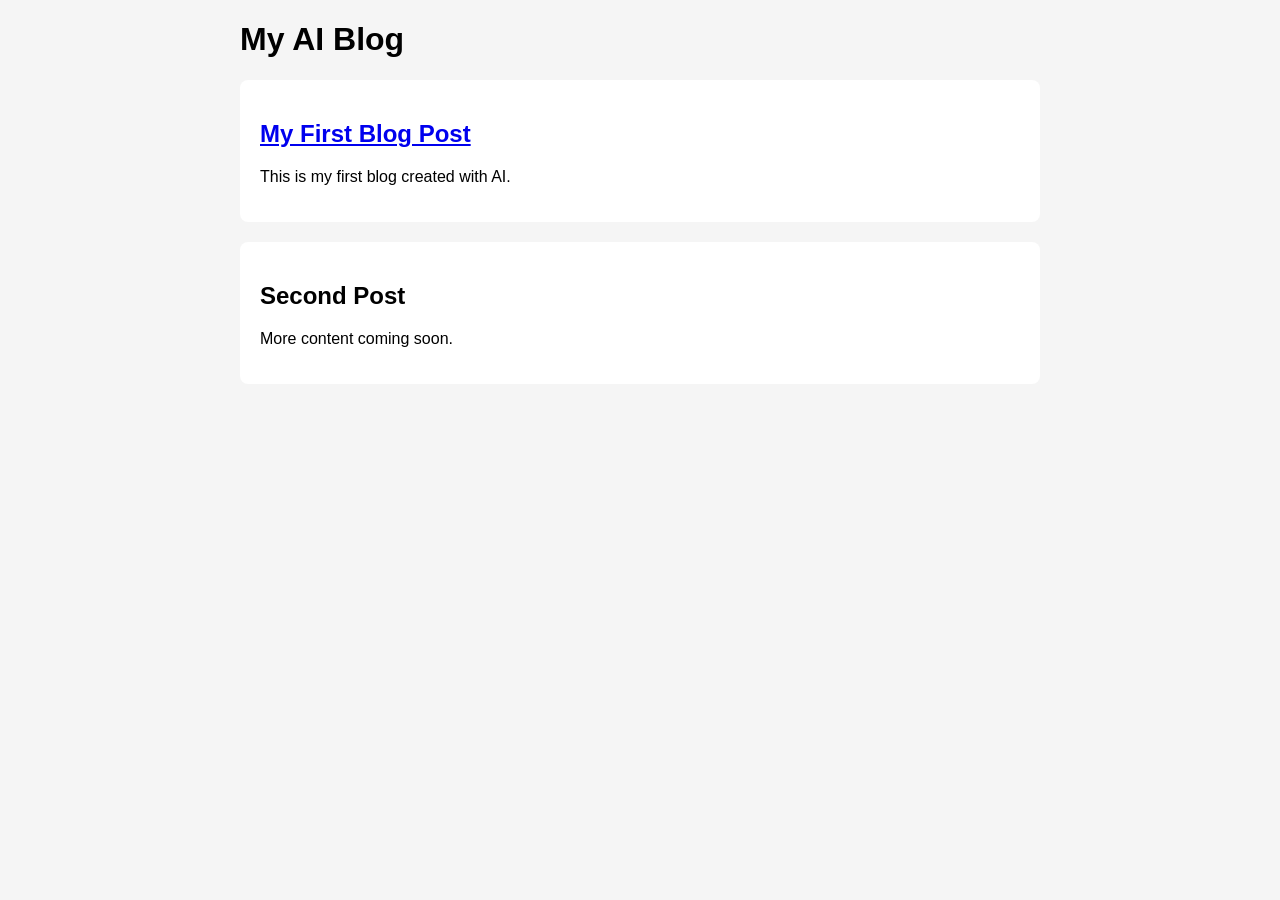
<file: index.html>
<!DOCTYPE html>
<html>
<head>
<title>My Blog</title>
<link rel="stylesheet" href="style.css">
</head>

<body>

<h1>My AI Blog</h1>

<div class="post">
<h2><a href="post1.html">My First Blog Post</a></h2>
<p>This is my first blog created with AI.</p>
</div>

<div class="post">
<h2>Second Post</h2>
<p>More content coming soon.</p>
</div>

</body>
</html>
</file>
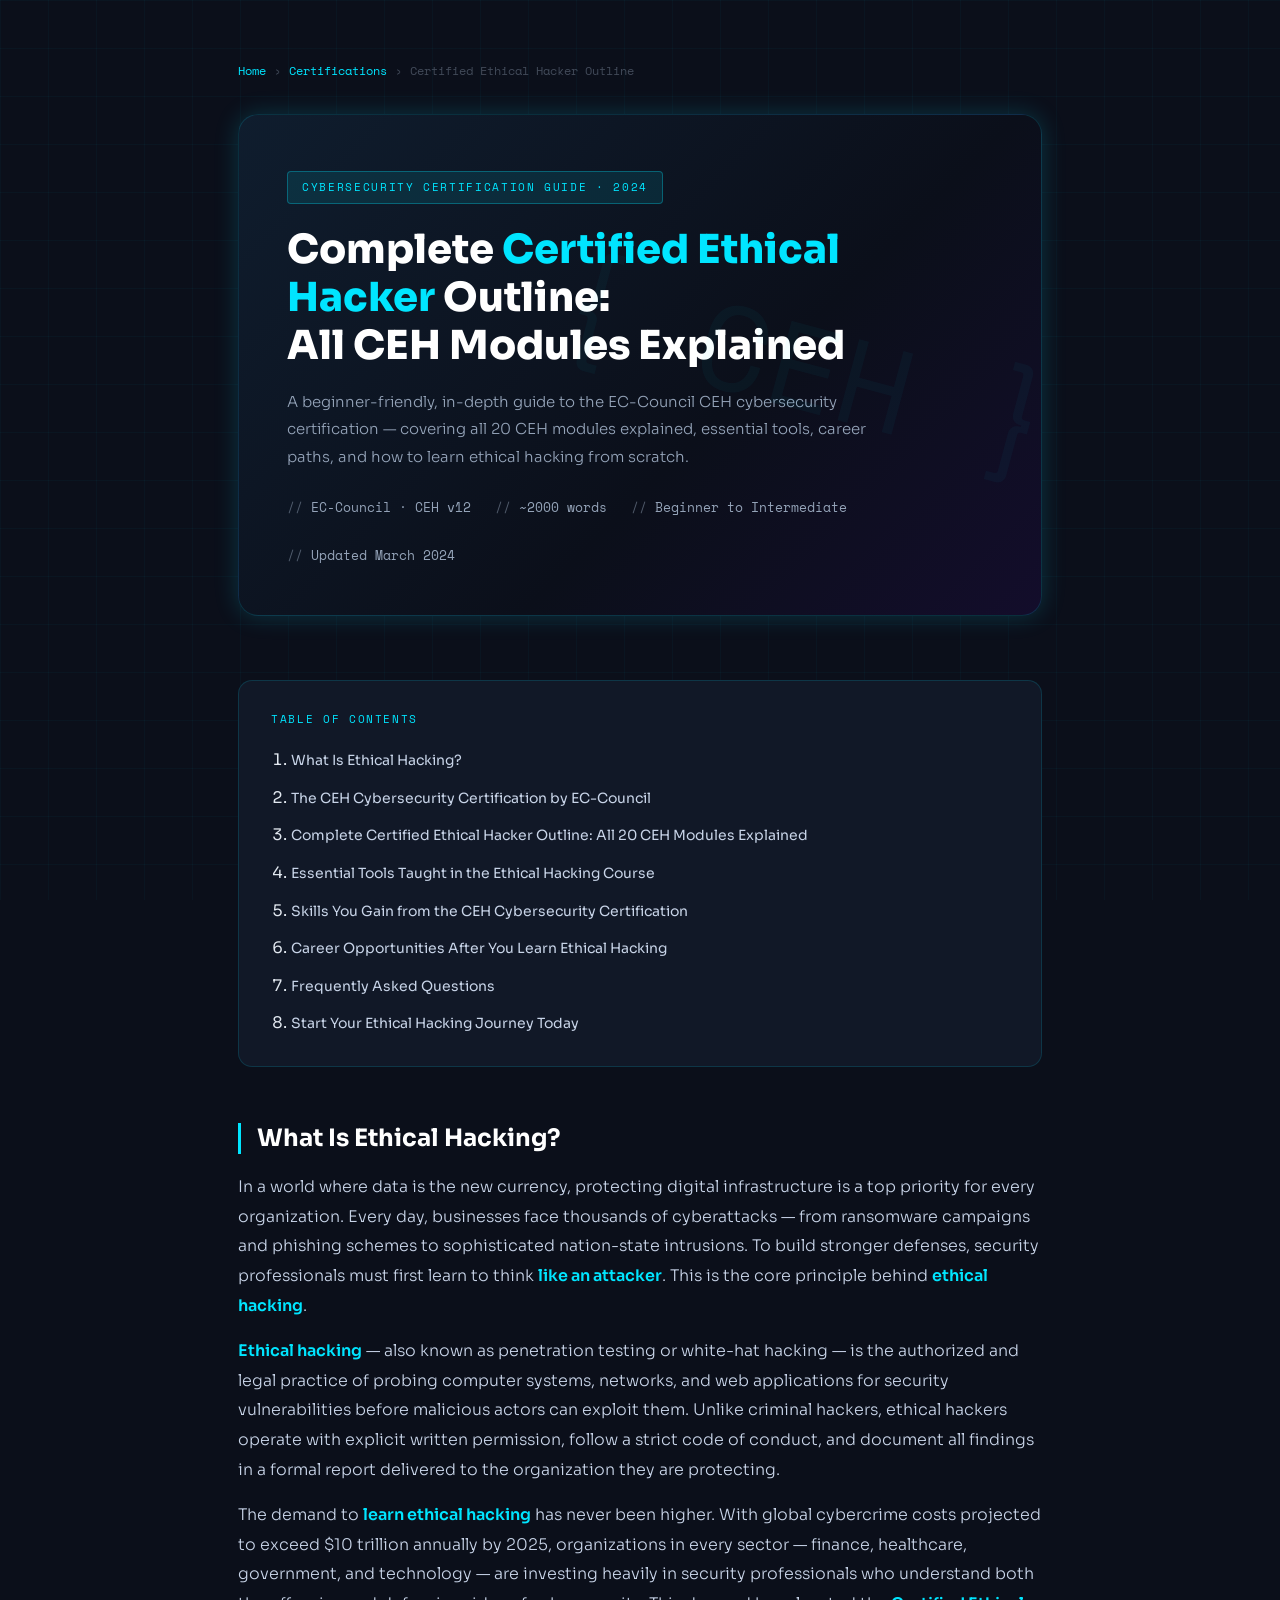
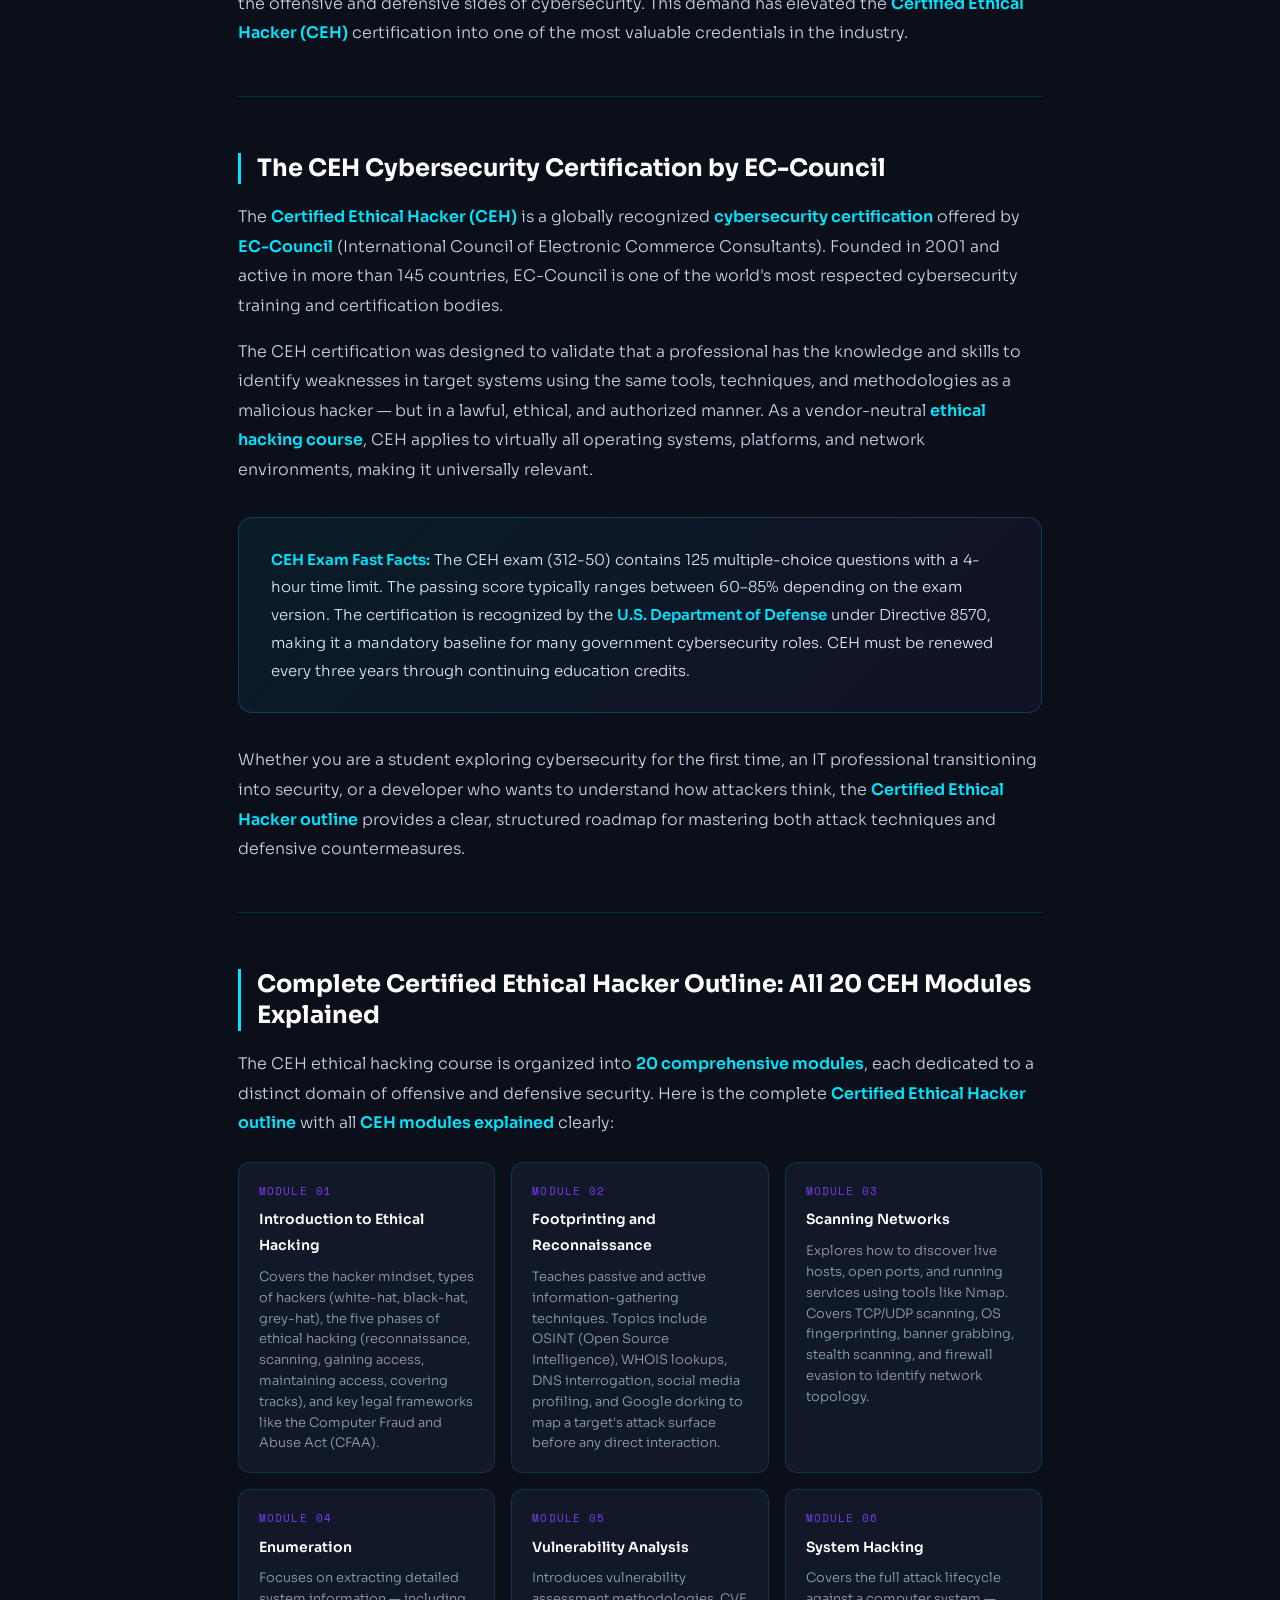
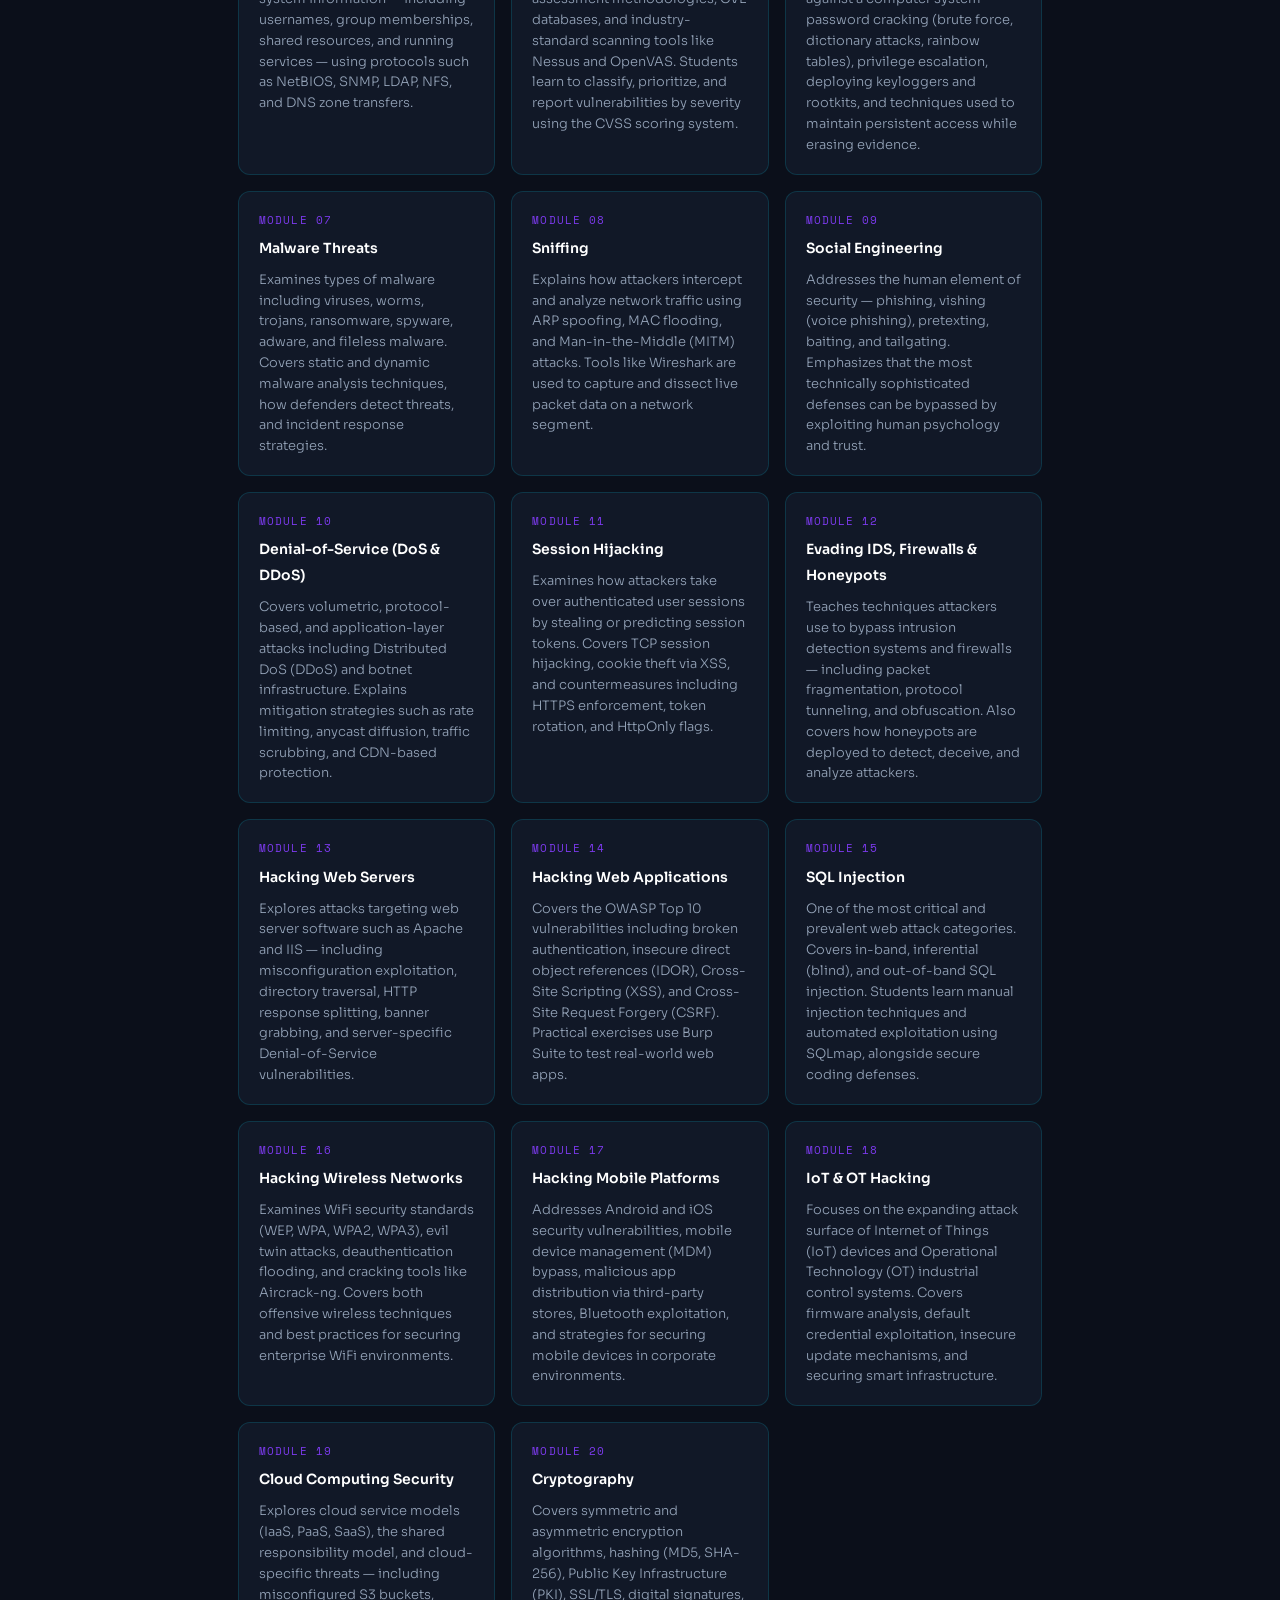
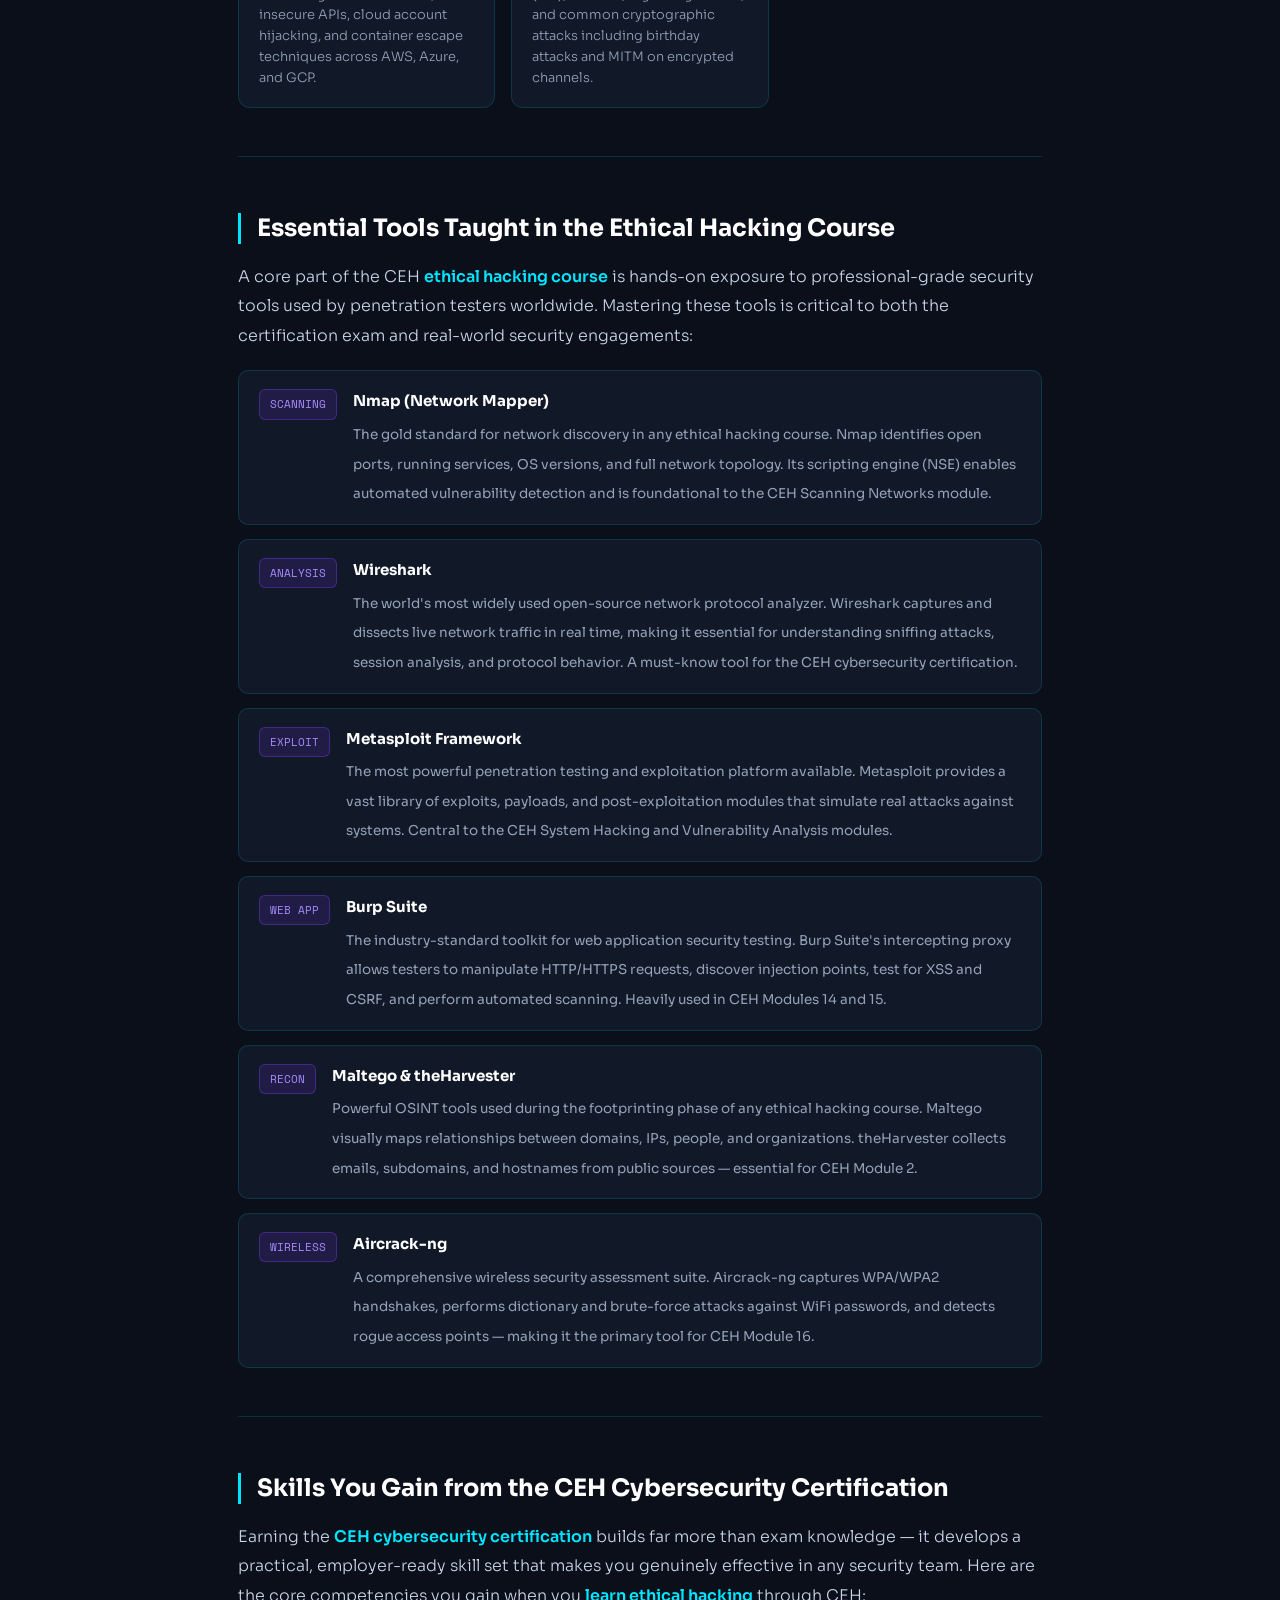
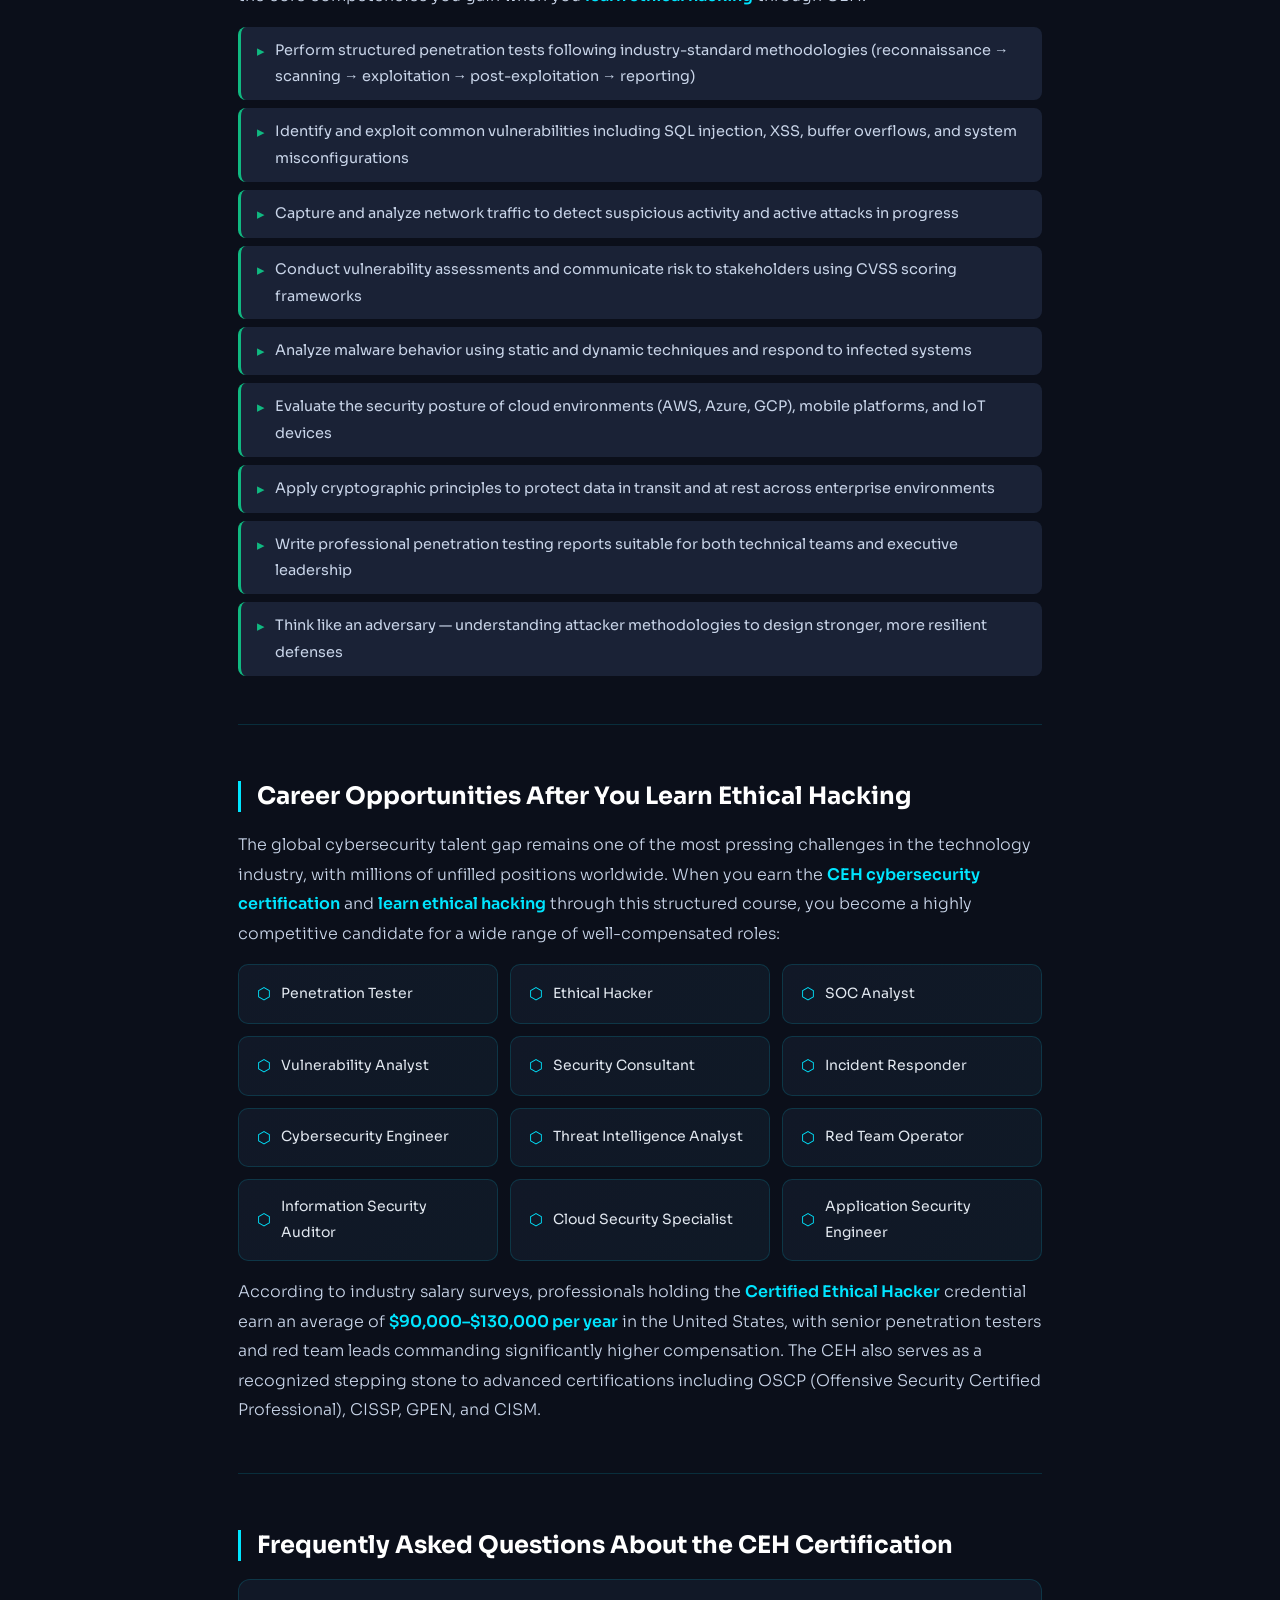
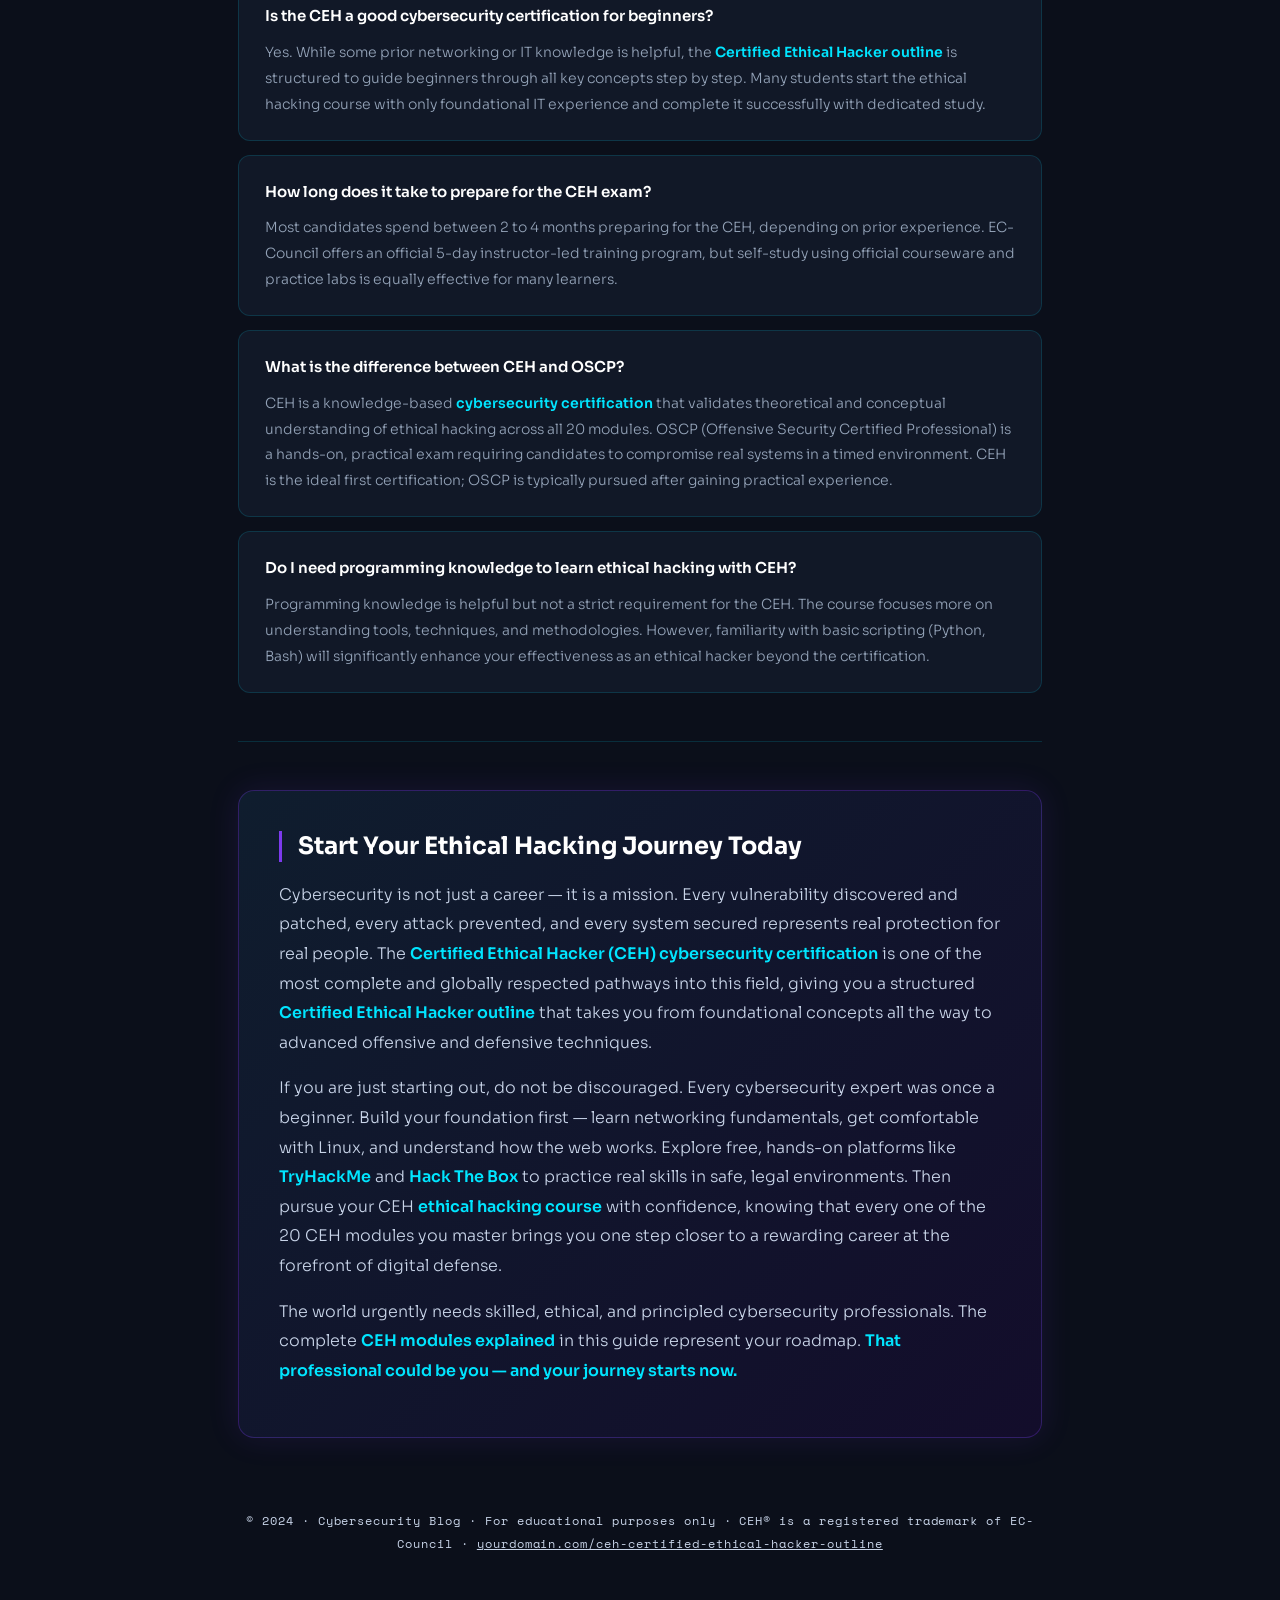
<file: ceh-blog-article-seo.html>
<!DOCTYPE html>
<html lang="en">
<head>
  <meta charset="UTF-8" />
  <meta name="viewport" content="width=device-width, initial-scale=1.0"/>

  <!-- ═══════════════════════════════════════════
       PRIMARY SEO META TAGS
  ═══════════════════════════════════════════ -->
  <title>Complete Certified Ethical Hacker Outline: CEH Modules Explained (2024)</title>
  <meta name="description" content="A complete Certified Ethical Hacker outline covering all 20 CEH modules explained in detail. Learn ethical hacking, explore the EC-Council cybersecurity certification, and discover career opportunities."/>
  <meta name="keywords" content="Certified Ethical Hacker outline, CEH modules explained, ethical hacking course, cybersecurity certification, learn ethical hacking, CEH certification, EC-Council CEH, penetration testing certification"/>
  <meta name="author" content="Cybersecurity Blog"/>
  <meta name="robots" content="index, follow"/>
  <link rel="canonical" href="https://yourdomain.com/ceh-certified-ethical-hacker-outline"/>

  <!-- ═══════════════════════════════════════════
       OPEN GRAPH (Facebook / LinkedIn)
  ═══════════════════════════════════════════ -->
  <meta property="og:type" content="article"/>
  <meta property="og:title" content="Complete Certified Ethical Hacker Outline: All CEH Modules Explained"/>
  <meta property="og:description" content="Learn everything about the CEH cybersecurity certification — all 20 modules explained, essential tools, career paths, and how to start your ethical hacking course today."/>
  <meta property="og:url" content="https://yourdomain.com/ceh-certified-ethical-hacker-outline"/>
  <meta property="og:image" content="https://yourdomain.com/images/ceh-outline-og.jpg"/>
  <meta property="og:site_name" content="Cybersecurity Blog"/>
  <meta property="article:published_time" content="2024-03-09"/>
  <meta property="article:modified_time" content="2024-03-09"/>
  <meta property="article:section" content="Cybersecurity"/>
  <meta property="article:tag" content="Certified Ethical Hacker"/>
  <meta property="article:tag" content="CEH modules explained"/>
  <meta property="article:tag" content="ethical hacking course"/>
  <meta property="article:tag" content="cybersecurity certification"/>

  <!-- ═══════════════════════════════════════════
       TWITTER CARD
  ═══════════════════════════════════════════ -->
  <meta name="twitter:card" content="summary_large_image"/>
  <meta name="twitter:title" content="Complete Certified Ethical Hacker Outline: CEH Modules Explained"/>
  <meta name="twitter:description" content="All 20 CEH modules explained — your complete guide to the EC-Council cybersecurity certification and how to learn ethical hacking."/>
  <meta name="twitter:image" content="https://yourdomain.com/images/ceh-outline-og.jpg"/>

  <!-- ═══════════════════════════════════════════
       SCHEMA MARKUP — Article (JSON-LD)
  ═══════════════════════════════════════════ -->
  <script type="application/ld+json">
  {
    "@context": "https://schema.org",
    "@type": "Article",
    "headline": "Complete Certified Ethical Hacker Outline: All CEH Modules Explained",
    "description": "A complete Certified Ethical Hacker outline covering all 20 CEH modules explained in detail. Includes essential tools, skills gained, and career opportunities in cybersecurity.",
    "image": "https://yourdomain.com/images/ceh-outline-og.jpg",
    "author": {
      "@type": "Person",
      "name": "Cybersecurity Blog"
    },
    "publisher": {
      "@type": "Organization",
      "name": "Cybersecurity Blog",
      "logo": {
        "@type": "ImageObject",
        "url": "https://yourdomain.com/logo.png"
      }
    },
    "datePublished": "2024-03-09",
    "dateModified": "2024-03-09",
    "mainEntityOfPage": {
      "@type": "WebPage",
      "@id": "https://yourdomain.com/ceh-certified-ethical-hacker-outline"
    },
    "keywords": "Certified Ethical Hacker outline, CEH modules explained, ethical hacking course, cybersecurity certification, learn ethical hacking"
  }
  </script>

  <!-- ═══════════════════════════════════════════
       SCHEMA MARKUP — FAQ (JSON-LD)
  ═══════════════════════════════════════════ -->
  <script type="application/ld+json">
  {
    "@context": "https://schema.org",
    "@type": "FAQPage",
    "mainEntity": [
      {
        "@type": "Question",
        "name": "What is the Certified Ethical Hacker (CEH) certification?",
        "acceptedAnswer": {
          "@type": "Answer",
          "text": "The Certified Ethical Hacker (CEH) is a globally recognized cybersecurity certification offered by EC-Council. It validates that a professional can identify and assess vulnerabilities in computer systems using the same tools and techniques as malicious hackers, but in a lawful and authorized manner."
        }
      },
      {
        "@type": "Question",
        "name": "How many modules are in the CEH ethical hacking course?",
        "acceptedAnswer": {
          "@type": "Answer",
          "text": "The CEH ethical hacking course consists of 20 comprehensive modules covering topics from footprinting and reconnaissance to cloud security and cryptography."
        }
      },
      {
        "@type": "Question",
        "name": "Is CEH a good cybersecurity certification for beginners?",
        "acceptedAnswer": {
          "@type": "Answer",
          "text": "Yes. While CEH benefits from some prior networking or IT knowledge, it is structured to guide beginners through all key ethical hacking concepts step by step, making it one of the best entry-level cybersecurity certifications available."
        }
      },
      {
        "@type": "Question",
        "name": "What career opportunities does the CEH certification open?",
        "acceptedAnswer": {
          "@type": "Answer",
          "text": "CEH certified professionals can pursue roles such as Penetration Tester, SOC Analyst, Vulnerability Analyst, Security Consultant, Cybersecurity Engineer, and Threat Intelligence Analyst, among others."
        }
      }
    ]
  }
  </script>

  <!-- ═══════════════════════════════════════════
       BREADCRUMB SCHEMA
  ═══════════════════════════════════════════ -->
  <script type="application/ld+json">
  {
    "@context": "https://schema.org",
    "@type": "BreadcrumbList",
    "itemListElement": [
      {
        "@type": "ListItem",
        "position": 1,
        "name": "Home",
        "item": "https://yourdomain.com"
      },
      {
        "@type": "ListItem",
        "position": 2,
        "name": "Certifications",
        "item": "https://yourdomain.com/certifications"
      },
      {
        "@type": "ListItem",
        "position": 3,
        "name": "Certified Ethical Hacker Outline",
        "item": "https://yourdomain.com/ceh-certified-ethical-hacker-outline"
      }
    ]
  }
  </script>

  <link href="https://fonts.googleapis.com/css2?family=Space+Mono:wght@400;700&family=Sora:wght@300;400;600;700;800&display=swap" rel="stylesheet"/>

  <style>
    :root {
      --bg: #0b0f1a;
      --surface: #111827;
      --surface2: #1a2236;
      --accent: #00e5ff;
      --accent2: #7c3aed;
      --accent3: #10b981;
      --text: #e2e8f0;
      --muted: #94a3b8;
      --border: rgba(0,229,255,0.15);
      --glow: 0 0 24px rgba(0,229,255,0.18);
    }

    *, *::before, *::after { box-sizing: border-box; margin: 0; padding: 0; }

    body {
      background: var(--bg);
      color: var(--text);
      font-family: 'Sora', sans-serif;
      font-size: 16px;
      line-height: 1.85;
      min-height: 100vh;
    }

    body::before {
      content: '';
      position: fixed;
      inset: 0;
      background-image:
        linear-gradient(rgba(0,229,255,0.03) 1px, transparent 1px),
        linear-gradient(90deg, rgba(0,229,255,0.03) 1px, transparent 1px);
      background-size: 48px 48px;
      pointer-events: none;
      z-index: 0;
    }

    .container {
      position: relative;
      z-index: 1;
      max-width: 860px;
      margin: 0 auto;
      padding: 60px 28px 100px;
    }

    /* BREADCRUMB */
    .breadcrumb {
      font-family: 'Space Mono', monospace;
      font-size: 12px;
      color: var(--muted);
      margin-bottom: 32px;
      display: flex;
      gap: 8px;
      align-items: center;
      flex-wrap: wrap;
    }
    .breadcrumb a { color: var(--accent); text-decoration: none; }
    .breadcrumb a:hover { text-decoration: underline; }
    .breadcrumb span { opacity: 0.4; }

    /* HERO */
    .hero {
      border: 1px solid var(--border);
      background: linear-gradient(135deg, #0f1d2e 0%, #0b0f1a 60%, #130d2b 100%);
      border-radius: 20px;
      padding: 56px 48px 48px;
      margin-bottom: 64px;
      position: relative;
      overflow: hidden;
      box-shadow: var(--glow);
    }
    .hero::after {
      content: '{ CEH }';
      position: absolute;
      right: -20px;
      top: 50%;
      transform: translateY(-50%) rotate(15deg);
      font-family: 'Space Mono', monospace;
      font-size: 120px;
      color: rgba(0,229,255,0.04);
      pointer-events: none;
      white-space: nowrap;
    }
    .hero-tag {
      display: inline-block;
      background: rgba(0,229,255,0.1);
      border: 1px solid rgba(0,229,255,0.3);
      color: var(--accent);
      font-family: 'Space Mono', monospace;
      font-size: 11px;
      letter-spacing: 0.15em;
      text-transform: uppercase;
      padding: 5px 14px;
      border-radius: 4px;
      margin-bottom: 22px;
    }
    .hero h1 {
      font-size: clamp(24px, 4vw, 40px);
      font-weight: 800;
      line-height: 1.2;
      color: #fff;
      margin-bottom: 18px;
    }
    .hero h1 span { color: var(--accent); }
    .hero .subtitle {
      color: #94a3b8;
      font-size: 15px;
      max-width: 580px;
      margin-top: 14px;
    }
    .hero .meta {
      font-size: 13px;
      color: var(--muted);
      font-family: 'Space Mono', monospace;
      display: flex;
      gap: 24px;
      flex-wrap: wrap;
      margin-top: 24px;
    }
    .hero .meta span::before { content: '// '; opacity: 0.5; }

    /* TABLE OF CONTENTS */
    .toc {
      background: var(--surface);
      border: 1px solid var(--border);
      border-radius: 14px;
      padding: 28px 32px;
      margin-bottom: 56px;
    }
    .toc-title {
      font-family: 'Space Mono', monospace;
      font-size: 11px;
      letter-spacing: 0.15em;
      color: var(--accent);
      text-transform: uppercase;
      margin-bottom: 16px;
    }
    .toc ol {
      list-style: decimal;
      padding-left: 20px;
      display: flex;
      flex-direction: column;
      gap: 8px;
    }
    .toc ol li a {
      color: #c8d4e8;
      text-decoration: none;
      font-size: 14px;
      transition: color 0.15s;
    }
    .toc ol li a:hover { color: var(--accent); }

    /* HEADINGS */
    h2 {
      font-size: 24px;
      font-weight: 700;
      color: #fff;
      margin: 56px 0 18px;
      padding-left: 16px;
      border-left: 3px solid var(--accent);
      line-height: 1.3;
      scroll-margin-top: 24px;
    }
    h3 {
      font-size: 17px;
      font-weight: 600;
      color: var(--accent);
      margin: 28px 0 10px;
      font-family: 'Space Mono', monospace;
      letter-spacing: 0.02em;
      scroll-margin-top: 24px;
    }

    p {
      color: #c8d4e8;
      margin-bottom: 16px;
      font-weight: 300;
    }
    p strong { color: var(--accent); font-weight: 600; }

    .divider {
      border: none;
      border-top: 1px solid var(--border);
      margin: 48px 0;
    }

    /* MODULES GRID */
    .modules-grid {
      display: grid;
      grid-template-columns: repeat(auto-fill, minmax(240px, 1fr));
      gap: 16px;
      margin: 24px 0 8px;
    }
    .module-card {
      background: var(--surface);
      border: 1px solid var(--border);
      border-radius: 12px;
      padding: 18px 20px;
      transition: border-color 0.2s, box-shadow 0.2s;
    }
    .module-card:hover {
      border-color: rgba(0,229,255,0.4);
      box-shadow: var(--glow);
    }
    .module-num {
      font-family: 'Space Mono', monospace;
      font-size: 11px;
      color: var(--accent2);
      letter-spacing: 0.1em;
      margin-bottom: 6px;
    }
    .module-card h3 {
      font-size: 14px;
      font-weight: 600;
      color: #fff;
      margin: 0 0 8px 0;
      font-family: 'Sora', sans-serif;
      letter-spacing: 0;
    }
    .module-card p {
      font-size: 13px;
      color: var(--muted);
      margin: 0;
      line-height: 1.6;
    }

    /* TOOLS */
    .tools-list {
      list-style: none;
      display: flex;
      flex-direction: column;
      gap: 14px;
      margin: 20px 0;
    }
    .tools-list li {
      background: var(--surface);
      border: 1px solid var(--border);
      border-radius: 10px;
      padding: 16px 20px;
      display: flex;
      gap: 16px;
      align-items: flex-start;
    }
    .tool-badge {
      flex-shrink: 0;
      background: rgba(124,58,237,0.15);
      border: 1px solid rgba(124,58,237,0.4);
      color: #a78bfa;
      font-family: 'Space Mono', monospace;
      font-size: 11px;
      padding: 4px 10px;
      border-radius: 6px;
      margin-top: 2px;
      white-space: nowrap;
    }
    .tools-list li div strong {
      display: block;
      color: #fff;
      font-size: 15px;
      margin-bottom: 4px;
    }
    .tools-list li div span {
      font-size: 13.5px;
      color: var(--muted);
    }

    /* SKILLS LIST */
    ul.styled-list {
      list-style: none;
      margin: 16px 0 8px;
      display: flex;
      flex-direction: column;
      gap: 8px;
    }
    ul.styled-list li {
      padding: 10px 16px;
      background: var(--surface2);
      border-radius: 8px;
      font-size: 14.5px;
      color: #c8d4e8;
      border-left: 3px solid var(--accent3);
      display: flex;
      gap: 10px;
      align-items: flex-start;
    }
    ul.styled-list li::before {
      content: '▸';
      color: var(--accent3);
      flex-shrink: 0;
      margin-top: 1px;
    }

    /* CAREER GRID */
    ul.career-list {
      list-style: none;
      display: grid;
      grid-template-columns: repeat(auto-fill, minmax(220px, 1fr));
      gap: 12px;
      margin: 16px 0;
    }
    ul.career-list li {
      background: linear-gradient(135deg, var(--surface) 0%, #0f1926 100%);
      border: 1px solid var(--border);
      border-radius: 10px;
      padding: 14px 18px;
      font-size: 14px;
      color: #e2e8f0;
      display: flex;
      align-items: center;
      gap: 10px;
    }
    ul.career-list li::before {
      content: '⬡';
      color: var(--accent);
      font-size: 16px;
      flex-shrink: 0;
    }

    /* CALLOUT */
    .callout {
      background: linear-gradient(135deg, rgba(0,229,255,0.06), rgba(124,58,237,0.06));
      border: 1px solid rgba(0,229,255,0.2);
      border-radius: 14px;
      padding: 28px 32px;
      margin: 32px 0;
    }
    .callout p { margin: 0; color: #dde8f5; font-size: 15px; }
    .callout strong { color: var(--accent); }

    /* FAQ */
    .faq-section { margin-top: 8px; }
    .faq-item {
      background: var(--surface);
      border: 1px solid var(--border);
      border-radius: 12px;
      padding: 22px 26px;
      margin-bottom: 14px;
    }
    .faq-item h3 {
      font-size: 15px;
      font-weight: 600;
      color: #fff;
      font-family: 'Sora', sans-serif;
      letter-spacing: 0;
      margin: 0 0 10px 0;
    }
    .faq-item p {
      font-size: 14px;
      margin: 0;
      color: var(--muted);
    }

    /* CONCLUSION */
    .conclusion {
      background: linear-gradient(135deg, #0f1d2e, #130d2b);
      border: 1px solid rgba(124,58,237,0.3);
      border-radius: 16px;
      padding: 40px 40px 36px;
      margin-top: 48px;
      box-shadow: 0 0 32px rgba(124,58,237,0.12);
    }
    .conclusion h2 {
      border-left-color: var(--accent2);
      margin-top: 0;
    }

    /* FOOTER */
    .footer {
      margin-top: 72px;
      text-align: center;
      font-family: 'Space Mono', monospace;
      font-size: 12px;
      color: rgba(148,163,184,0.4);
      letter-spacing: 0.08em;
    }

    @media (max-width: 600px) {
      .hero { padding: 36px 24px 32px; }
      h2 { font-size: 20px; }
      .modules-grid { grid-template-columns: 1fr; }
      .conclusion { padding: 28px 22px; }
    }
  </style>
</head>

<body>
<div class="container">

  <!-- BREADCRUMB (SEO + UX) -->
  <nav aria-label="Breadcrumb" class="breadcrumb">
    <a href="https://yourdomain.com">Home</a>
    <span>›</span>
    <a href="https://yourdomain.com/certifications">Certifications</a>
    <span>›</span>
    <span>Certified Ethical Hacker Outline</span>
  </nav>

  <!-- HERO -->
  <header class="hero">
    <div class="hero-tag">Cybersecurity Certification Guide · 2024</div>
    <h1>
      Complete <span>Certified Ethical Hacker</span> Outline:<br/>
      All CEH Modules Explained
    </h1>
    <p class="subtitle">
      A beginner-friendly, in-depth guide to the EC-Council CEH cybersecurity certification — covering all 20 CEH modules explained, essential tools, career paths, and how to learn ethical hacking from scratch.
    </p>
    <div class="meta" role="contentinfo">
      <span>EC-Council · CEH v12</span>
      <span>~2000 words</span>
      <span>Beginner to Intermediate</span>
      <span>Updated March 2024</span>
    </div>
  </header>

  <!-- TABLE OF CONTENTS (SEO dwell-time + crawlability) -->
  <nav aria-label="Table of Contents" class="toc">
    <p class="toc-title">Table of Contents</p>
    <ol>
      <li><a href="#what-is-ethical-hacking">What Is Ethical Hacking?</a></li>
      <li><a href="#ceh-certification">The CEH Cybersecurity Certification by EC-Council</a></li>
      <li><a href="#ceh-modules">Complete Certified Ethical Hacker Outline: All 20 CEH Modules Explained</a></li>
      <li><a href="#tools">Essential Tools Taught in the Ethical Hacking Course</a></li>
      <li><a href="#skills">Skills You Gain from the CEH Cybersecurity Certification</a></li>
      <li><a href="#career">Career Opportunities After You Learn Ethical Hacking</a></li>
      <li><a href="#faq">Frequently Asked Questions</a></li>
      <li><a href="#conclusion">Start Your Ethical Hacking Journey Today</a></li>
    </ol>
  </nav>

  <!-- SECTION 1: WHAT IS ETHICAL HACKING -->
  <section id="what-is-ethical-hacking" aria-labelledby="heading-intro">
    <h2 id="heading-intro">What Is Ethical Hacking?</h2>
    <p>
      In a world where data is the new currency, protecting digital infrastructure is a top priority for every organization. Every day, businesses face thousands of cyberattacks — from ransomware campaigns and phishing schemes to sophisticated nation-state intrusions. To build stronger defenses, security professionals must first learn to think <strong>like an attacker</strong>. This is the core principle behind <strong>ethical hacking</strong>.
    </p>
    <p>
      <strong>Ethical hacking</strong> — also known as penetration testing or white-hat hacking — is the authorized and legal practice of probing computer systems, networks, and web applications for security vulnerabilities before malicious actors can exploit them. Unlike criminal hackers, ethical hackers operate with explicit written permission, follow a strict code of conduct, and document all findings in a formal report delivered to the organization they are protecting.
    </p>
    <p>
      The demand to <strong>learn ethical hacking</strong> has never been higher. With global cybercrime costs projected to exceed $10 trillion annually by 2025, organizations in every sector — finance, healthcare, government, and technology — are investing heavily in security professionals who understand both the offensive and defensive sides of cybersecurity. This demand has elevated the <strong>Certified Ethical Hacker (CEH)</strong> certification into one of the most valuable credentials in the industry.
    </p>
  </section>

  <hr class="divider"/>

  <!-- SECTION 2: CEH CERTIFICATION -->
  <section id="ceh-certification" aria-labelledby="heading-ceh">
    <h2 id="heading-ceh">The CEH Cybersecurity Certification by EC-Council</h2>
    <p>
      The <strong>Certified Ethical Hacker (CEH)</strong> is a globally recognized <strong>cybersecurity certification</strong> offered by <strong>EC-Council</strong> (International Council of Electronic Commerce Consultants). Founded in 2001 and active in more than 145 countries, EC-Council is one of the world's most respected cybersecurity training and certification bodies.
    </p>
    <p>
      The CEH certification was designed to validate that a professional has the knowledge and skills to identify weaknesses in target systems using the same tools, techniques, and methodologies as a malicious hacker — but in a lawful, ethical, and authorized manner. As a vendor-neutral <strong>ethical hacking course</strong>, CEH applies to virtually all operating systems, platforms, and network environments, making it universally relevant.
    </p>

    <div class="callout" role="note" aria-label="CEH exam key facts">
      <p>
        <strong>CEH Exam Fast Facts:</strong> The CEH exam (312-50) contains 125 multiple-choice questions with a 4-hour time limit. The passing score typically ranges between 60–85% depending on the exam version. The certification is recognized by the <strong>U.S. Department of Defense</strong> under Directive 8570, making it a mandatory baseline for many government cybersecurity roles. CEH must be renewed every three years through continuing education credits.
      </p>
    </div>

    <p>
      Whether you are a student exploring cybersecurity for the first time, an IT professional transitioning into security, or a developer who wants to understand how attackers think, the <strong>Certified Ethical Hacker outline</strong> provides a clear, structured roadmap for mastering both attack techniques and defensive countermeasures.
    </p>
  </section>

  <hr class="divider"/>

  <!-- SECTION 3: CEH MODULES -->
  <section id="ceh-modules" aria-labelledby="heading-modules">
    <h2 id="heading-modules">Complete Certified Ethical Hacker Outline: All 20 CEH Modules Explained</h2>
    <p>
      The CEH ethical hacking course is organized into <strong>20 comprehensive modules</strong>, each dedicated to a distinct domain of offensive and defensive security. Here is the complete <strong>Certified Ethical Hacker outline</strong> with all <strong>CEH modules explained</strong> clearly:
    </p>

    <div class="modules-grid" role="list">

      <article class="module-card" role="listitem">
        <div class="module-num">MODULE 01</div>
        <h3>Introduction to Ethical Hacking</h3>
        <p>Covers the hacker mindset, types of hackers (white-hat, black-hat, grey-hat), the five phases of ethical hacking (reconnaissance, scanning, gaining access, maintaining access, covering tracks), and key legal frameworks like the Computer Fraud and Abuse Act (CFAA).</p>
      </article>

      <article class="module-card" role="listitem">
        <div class="module-num">MODULE 02</div>
        <h3>Footprinting and Reconnaissance</h3>
        <p>Teaches passive and active information-gathering techniques. Topics include OSINT (Open Source Intelligence), WHOIS lookups, DNS interrogation, social media profiling, and Google dorking to map a target's attack surface before any direct interaction.</p>
      </article>

      <article class="module-card" role="listitem">
        <div class="module-num">MODULE 03</div>
        <h3>Scanning Networks</h3>
        <p>Explores how to discover live hosts, open ports, and running services using tools like Nmap. Covers TCP/UDP scanning, OS fingerprinting, banner grabbing, stealth scanning, and firewall evasion to identify network topology.</p>
      </article>

      <article class="module-card" role="listitem">
        <div class="module-num">MODULE 04</div>
        <h3>Enumeration</h3>
        <p>Focuses on extracting detailed system information — including usernames, group memberships, shared resources, and running services — using protocols such as NetBIOS, SNMP, LDAP, NFS, and DNS zone transfers.</p>
      </article>

      <article class="module-card" role="listitem">
        <div class="module-num">MODULE 05</div>
        <h3>Vulnerability Analysis</h3>
        <p>Introduces vulnerability assessment methodologies, CVE databases, and industry-standard scanning tools like Nessus and OpenVAS. Students learn to classify, prioritize, and report vulnerabilities by severity using the CVSS scoring system.</p>
      </article>

      <article class="module-card" role="listitem">
        <div class="module-num">MODULE 06</div>
        <h3>System Hacking</h3>
        <p>Covers the full attack lifecycle against a computer system — password cracking (brute force, dictionary attacks, rainbow tables), privilege escalation, deploying keyloggers and rootkits, and techniques used to maintain persistent access while erasing evidence.</p>
      </article>

      <article class="module-card" role="listitem">
        <div class="module-num">MODULE 07</div>
        <h3>Malware Threats</h3>
        <p>Examines types of malware including viruses, worms, trojans, ransomware, spyware, adware, and fileless malware. Covers static and dynamic malware analysis techniques, how defenders detect threats, and incident response strategies.</p>
      </article>

      <article class="module-card" role="listitem">
        <div class="module-num">MODULE 08</div>
        <h3>Sniffing</h3>
        <p>Explains how attackers intercept and analyze network traffic using ARP spoofing, MAC flooding, and Man-in-the-Middle (MITM) attacks. Tools like Wireshark are used to capture and dissect live packet data on a network segment.</p>
      </article>

      <article class="module-card" role="listitem">
        <div class="module-num">MODULE 09</div>
        <h3>Social Engineering</h3>
        <p>Addresses the human element of security — phishing, vishing (voice phishing), pretexting, baiting, and tailgating. Emphasizes that the most technically sophisticated defenses can be bypassed by exploiting human psychology and trust.</p>
      </article>

      <article class="module-card" role="listitem">
        <div class="module-num">MODULE 10</div>
        <h3>Denial-of-Service (DoS &amp; DDoS)</h3>
        <p>Covers volumetric, protocol-based, and application-layer attacks including Distributed DoS (DDoS) and botnet infrastructure. Explains mitigation strategies such as rate limiting, anycast diffusion, traffic scrubbing, and CDN-based protection.</p>
      </article>

      <article class="module-card" role="listitem">
        <div class="module-num">MODULE 11</div>
        <h3>Session Hijacking</h3>
        <p>Examines how attackers take over authenticated user sessions by stealing or predicting session tokens. Covers TCP session hijacking, cookie theft via XSS, and countermeasures including HTTPS enforcement, token rotation, and HttpOnly flags.</p>
      </article>

      <article class="module-card" role="listitem">
        <div class="module-num">MODULE 12</div>
        <h3>Evading IDS, Firewalls &amp; Honeypots</h3>
        <p>Teaches techniques attackers use to bypass intrusion detection systems and firewalls — including packet fragmentation, protocol tunneling, and obfuscation. Also covers how honeypots are deployed to detect, deceive, and analyze attackers.</p>
      </article>

      <article class="module-card" role="listitem">
        <div class="module-num">MODULE 13</div>
        <h3>Hacking Web Servers</h3>
        <p>Explores attacks targeting web server software such as Apache and IIS — including misconfiguration exploitation, directory traversal, HTTP response splitting, banner grabbing, and server-specific Denial-of-Service vulnerabilities.</p>
      </article>

      <article class="module-card" role="listitem">
        <div class="module-num">MODULE 14</div>
        <h3>Hacking Web Applications</h3>
        <p>Covers the OWASP Top 10 vulnerabilities including broken authentication, insecure direct object references (IDOR), Cross-Site Scripting (XSS), and Cross-Site Request Forgery (CSRF). Practical exercises use Burp Suite to test real-world web apps.</p>
      </article>

      <article class="module-card" role="listitem">
        <div class="module-num">MODULE 15</div>
        <h3>SQL Injection</h3>
        <p>One of the most critical and prevalent web attack categories. Covers in-band, inferential (blind), and out-of-band SQL injection. Students learn manual injection techniques and automated exploitation using SQLmap, alongside secure coding defenses.</p>
      </article>

      <article class="module-card" role="listitem">
        <div class="module-num">MODULE 16</div>
        <h3>Hacking Wireless Networks</h3>
        <p>Examines WiFi security standards (WEP, WPA, WPA2, WPA3), evil twin attacks, deauthentication flooding, and cracking tools like Aircrack-ng. Covers both offensive wireless techniques and best practices for securing enterprise WiFi environments.</p>
      </article>

      <article class="module-card" role="listitem">
        <div class="module-num">MODULE 17</div>
        <h3>Hacking Mobile Platforms</h3>
        <p>Addresses Android and iOS security vulnerabilities, mobile device management (MDM) bypass, malicious app distribution via third-party stores, Bluetooth exploitation, and strategies for securing mobile devices in corporate environments.</p>
      </article>

      <article class="module-card" role="listitem">
        <div class="module-num">MODULE 18</div>
        <h3>IoT &amp; OT Hacking</h3>
        <p>Focuses on the expanding attack surface of Internet of Things (IoT) devices and Operational Technology (OT) industrial control systems. Covers firmware analysis, default credential exploitation, insecure update mechanisms, and securing smart infrastructure.</p>
      </article>

      <article class="module-card" role="listitem">
        <div class="module-num">MODULE 19</div>
        <h3>Cloud Computing Security</h3>
        <p>Explores cloud service models (IaaS, PaaS, SaaS), the shared responsibility model, and cloud-specific threats — including misconfigured S3 buckets, insecure APIs, cloud account hijacking, and container escape techniques across AWS, Azure, and GCP.</p>
      </article>

      <article class="module-card" role="listitem">
        <div class="module-num">MODULE 20</div>
        <h3>Cryptography</h3>
        <p>Covers symmetric and asymmetric encryption algorithms, hashing (MD5, SHA-256), Public Key Infrastructure (PKI), SSL/TLS, digital signatures, and common cryptographic attacks including birthday attacks and MITM on encrypted channels.</p>
      </article>

    </div>
  </section>

  <hr class="divider"/>

  <!-- SECTION 4: TOOLS -->
  <section id="tools" aria-labelledby="heading-tools">
    <h2 id="heading-tools">Essential Tools Taught in the Ethical Hacking Course</h2>
    <p>
      A core part of the CEH <strong>ethical hacking course</strong> is hands-on exposure to professional-grade security tools used by penetration testers worldwide. Mastering these tools is critical to both the certification exam and real-world security engagements:
    </p>

    <ul class="tools-list">
      <li>
        <span class="tool-badge">SCANNING</span>
        <div>
          <strong>Nmap (Network Mapper)</strong>
          <span>The gold standard for network discovery in any ethical hacking course. Nmap identifies open ports, running services, OS versions, and full network topology. Its scripting engine (NSE) enables automated vulnerability detection and is foundational to the CEH Scanning Networks module.</span>
        </div>
      </li>
      <li>
        <span class="tool-badge">ANALYSIS</span>
        <div>
          <strong>Wireshark</strong>
          <span>The world's most widely used open-source network protocol analyzer. Wireshark captures and dissects live network traffic in real time, making it essential for understanding sniffing attacks, session analysis, and protocol behavior. A must-know tool for the CEH cybersecurity certification.</span>
        </div>
      </li>
      <li>
        <span class="tool-badge">EXPLOIT</span>
        <div>
          <strong>Metasploit Framework</strong>
          <span>The most powerful penetration testing and exploitation platform available. Metasploit provides a vast library of exploits, payloads, and post-exploitation modules that simulate real attacks against systems. Central to the CEH System Hacking and Vulnerability Analysis modules.</span>
        </div>
      </li>
      <li>
        <span class="tool-badge">WEB APP</span>
        <div>
          <strong>Burp Suite</strong>
          <span>The industry-standard toolkit for web application security testing. Burp Suite's intercepting proxy allows testers to manipulate HTTP/HTTPS requests, discover injection points, test for XSS and CSRF, and perform automated scanning. Heavily used in CEH Modules 14 and 15.</span>
        </div>
      </li>
      <li>
        <span class="tool-badge">RECON</span>
        <div>
          <strong>Maltego &amp; theHarvester</strong>
          <span>Powerful OSINT tools used during the footprinting phase of any ethical hacking course. Maltego visually maps relationships between domains, IPs, people, and organizations. theHarvester collects emails, subdomains, and hostnames from public sources — essential for CEH Module 2.</span>
        </div>
      </li>
      <li>
        <span class="tool-badge">WIRELESS</span>
        <div>
          <strong>Aircrack-ng</strong>
          <span>A comprehensive wireless security assessment suite. Aircrack-ng captures WPA/WPA2 handshakes, performs dictionary and brute-force attacks against WiFi passwords, and detects rogue access points — making it the primary tool for CEH Module 16.</span>
        </div>
      </li>
    </ul>
  </section>

  <hr class="divider"/>

  <!-- SECTION 5: SKILLS -->
  <section id="skills" aria-labelledby="heading-skills">
    <h2 id="heading-skills">Skills You Gain from the CEH Cybersecurity Certification</h2>
    <p>
      Earning the <strong>CEH cybersecurity certification</strong> builds far more than exam knowledge — it develops a practical, employer-ready skill set that makes you genuinely effective in any security team. Here are the core competencies you gain when you <strong>learn ethical hacking</strong> through CEH:
    </p>

    <ul class="styled-list" aria-label="CEH skills list">
      <li>Perform structured penetration tests following industry-standard methodologies (reconnaissance → scanning → exploitation → post-exploitation → reporting)</li>
      <li>Identify and exploit common vulnerabilities including SQL injection, XSS, buffer overflows, and system misconfigurations</li>
      <li>Capture and analyze network traffic to detect suspicious activity and active attacks in progress</li>
      <li>Conduct vulnerability assessments and communicate risk to stakeholders using CVSS scoring frameworks</li>
      <li>Analyze malware behavior using static and dynamic techniques and respond to infected systems</li>
      <li>Evaluate the security posture of cloud environments (AWS, Azure, GCP), mobile platforms, and IoT devices</li>
      <li>Apply cryptographic principles to protect data in transit and at rest across enterprise environments</li>
      <li>Write professional penetration testing reports suitable for both technical teams and executive leadership</li>
      <li>Think like an adversary — understanding attacker methodologies to design stronger, more resilient defenses</li>
    </ul>
  </section>

  <hr class="divider"/>

  <!-- SECTION 6: CAREER -->
  <section id="career" aria-labelledby="heading-career">
    <h2 id="heading-career">Career Opportunities After You Learn Ethical Hacking</h2>
    <p>
      The global cybersecurity talent gap remains one of the most pressing challenges in the technology industry, with millions of unfilled positions worldwide. When you earn the <strong>CEH cybersecurity certification</strong> and <strong>learn ethical hacking</strong> through this structured course, you become a highly competitive candidate for a wide range of well-compensated roles:
    </p>

    <ul class="career-list" aria-label="CEH career opportunities">
      <li>Penetration Tester</li>
      <li>Ethical Hacker</li>
      <li>SOC Analyst</li>
      <li>Vulnerability Analyst</li>
      <li>Security Consultant</li>
      <li>Incident Responder</li>
      <li>Cybersecurity Engineer</li>
      <li>Threat Intelligence Analyst</li>
      <li>Red Team Operator</li>
      <li>Information Security Auditor</li>
      <li>Cloud Security Specialist</li>
      <li>Application Security Engineer</li>
    </ul>

    <p>
      According to industry salary surveys, professionals holding the <strong>Certified Ethical Hacker</strong> credential earn an average of <strong>$90,000–$130,000 per year</strong> in the United States, with senior penetration testers and red team leads commanding significantly higher compensation. The CEH also serves as a recognized stepping stone to advanced certifications including OSCP (Offensive Security Certified Professional), CISSP, GPEN, and CISM.
    </p>
  </section>

  <hr class="divider"/>

  <!-- SECTION 7: FAQ -->
  <section id="faq" aria-labelledby="heading-faq">
    <h2 id="heading-faq">Frequently Asked Questions About the CEH Certification</h2>
    <div class="faq-section">

      <div class="faq-item">
        <h3>Is the CEH a good cybersecurity certification for beginners?</h3>
        <p>Yes. While some prior networking or IT knowledge is helpful, the <strong>Certified Ethical Hacker outline</strong> is structured to guide beginners through all key concepts step by step. Many students start the ethical hacking course with only foundational IT experience and complete it successfully with dedicated study.</p>
      </div>

      <div class="faq-item">
        <h3>How long does it take to prepare for the CEH exam?</h3>
        <p>Most candidates spend between 2 to 4 months preparing for the CEH, depending on prior experience. EC-Council offers an official 5-day instructor-led training program, but self-study using official courseware and practice labs is equally effective for many learners.</p>
      </div>

      <div class="faq-item">
        <h3>What is the difference between CEH and OSCP?</h3>
        <p>CEH is a knowledge-based <strong>cybersecurity certification</strong> that validates theoretical and conceptual understanding of ethical hacking across all 20 modules. OSCP (Offensive Security Certified Professional) is a hands-on, practical exam requiring candidates to compromise real systems in a timed environment. CEH is the ideal first certification; OSCP is typically pursued after gaining practical experience.</p>
      </div>

      <div class="faq-item">
        <h3>Do I need programming knowledge to learn ethical hacking with CEH?</h3>
        <p>Programming knowledge is helpful but not a strict requirement for the CEH. The course focuses more on understanding tools, techniques, and methodologies. However, familiarity with basic scripting (Python, Bash) will significantly enhance your effectiveness as an ethical hacker beyond the certification.</p>
      </div>

    </div>
  </section>

  <hr class="divider"/>

  <!-- SECTION 8: CONCLUSION -->
  <section id="conclusion" aria-labelledby="heading-conclusion">
    <div class="conclusion">
      <h2 id="heading-conclusion">Start Your Ethical Hacking Journey Today</h2>
      <p>
        Cybersecurity is not just a career — it is a mission. Every vulnerability discovered and patched, every attack prevented, and every system secured represents real protection for real people. The <strong>Certified Ethical Hacker (CEH) cybersecurity certification</strong> is one of the most complete and globally respected pathways into this field, giving you a structured <strong>Certified Ethical Hacker outline</strong> that takes you from foundational concepts all the way to advanced offensive and defensive techniques.
      </p>
      <p style="margin-top:14px;">
        If you are just starting out, do not be discouraged. Every cybersecurity expert was once a beginner. Build your foundation first — learn networking fundamentals, get comfortable with Linux, and understand how the web works. Explore free, hands-on platforms like <strong>TryHackMe</strong> and <strong>Hack The Box</strong> to practice real skills in safe, legal environments. Then pursue your CEH <strong>ethical hacking course</strong> with confidence, knowing that every one of the 20 CEH modules you master brings you one step closer to a rewarding career at the forefront of digital defense.
      </p>
      <p style="margin-top:14px;">
        The world urgently needs skilled, ethical, and principled cybersecurity professionals. The complete <strong>CEH modules explained</strong> in this guide represent your roadmap. <strong>That professional could be you — and your journey starts now.</strong>
      </p>
    </div>
  </section>

  <footer class="footer" role="contentinfo">
    <p>© 2024 · Cybersecurity Blog · For educational purposes only · CEH® is a registered trademark of EC-Council · <a href="https://yourdomain.com/ceh-certified-ethical-hacker-outline" style="color:inherit;">yourdomain.com/ceh-certified-ethical-hacker-outline</a></p>
  </footer>

</div>
</body>
</html>
</file>
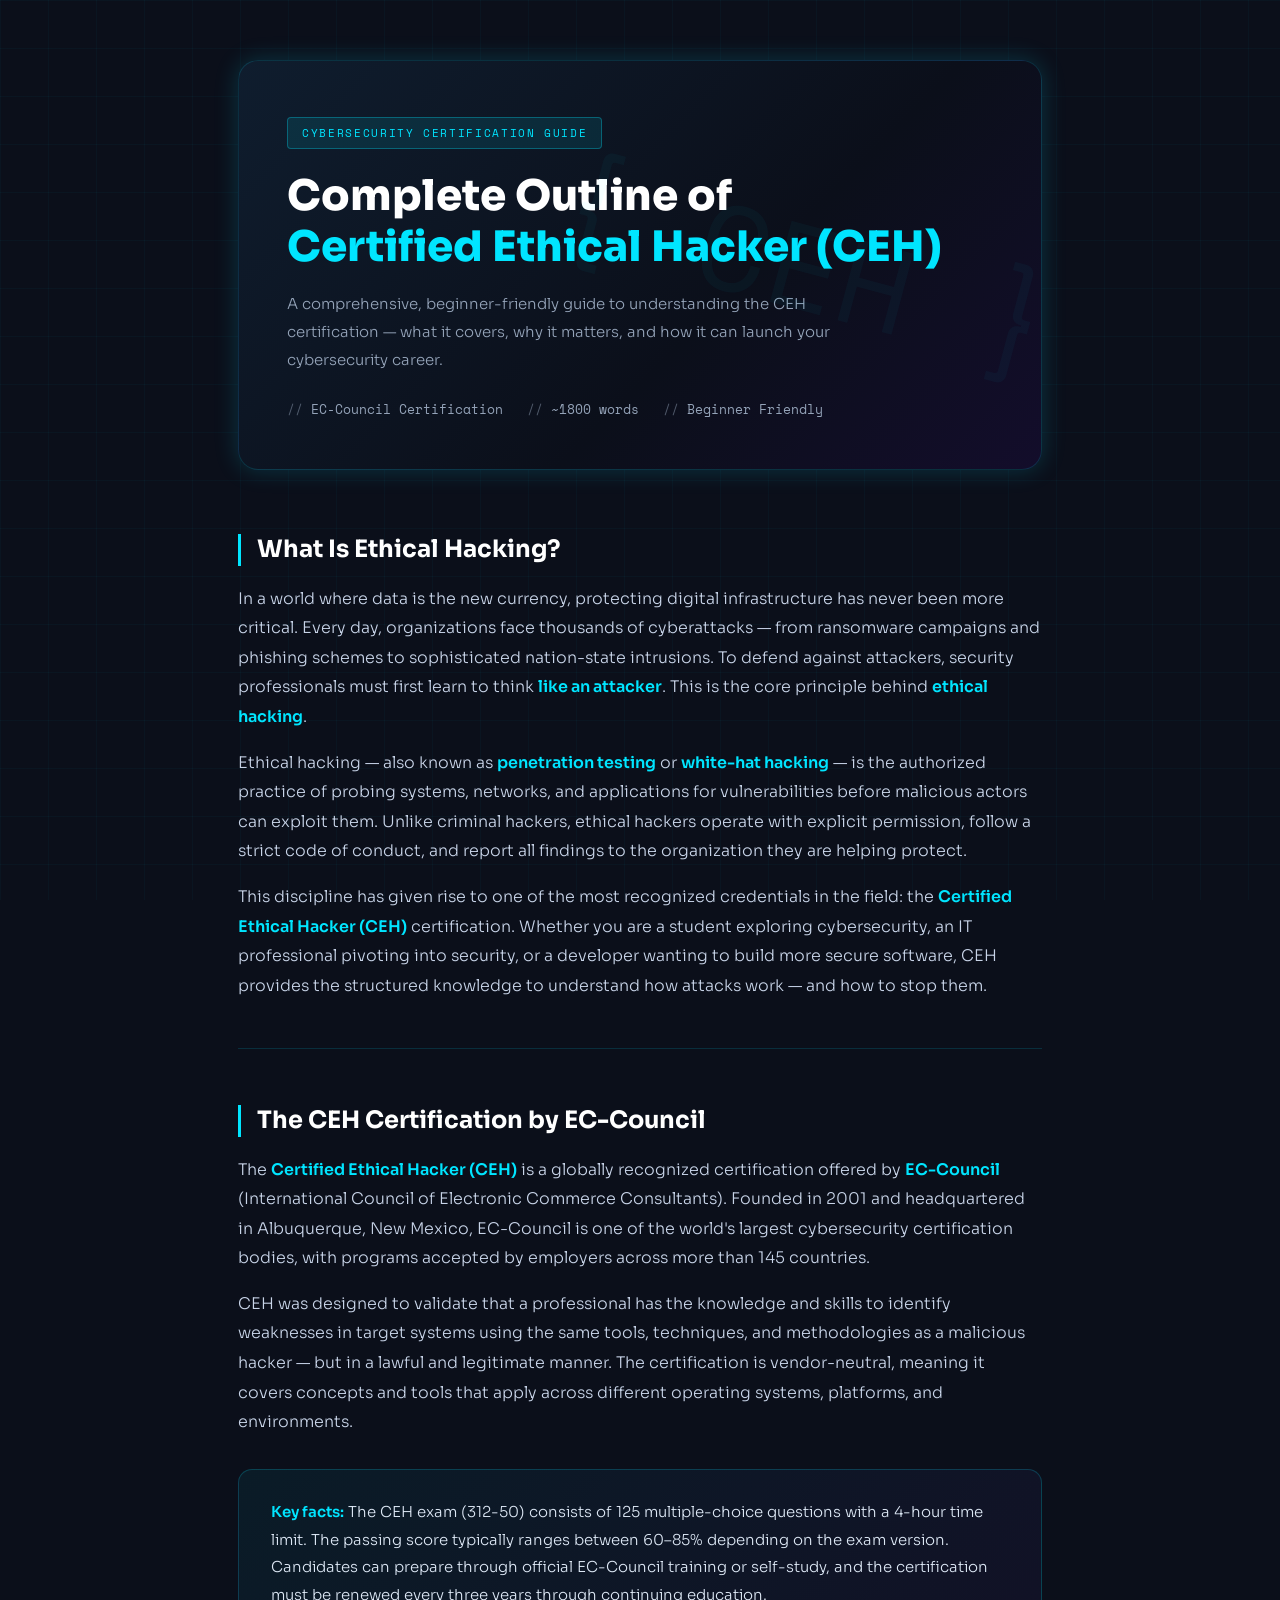
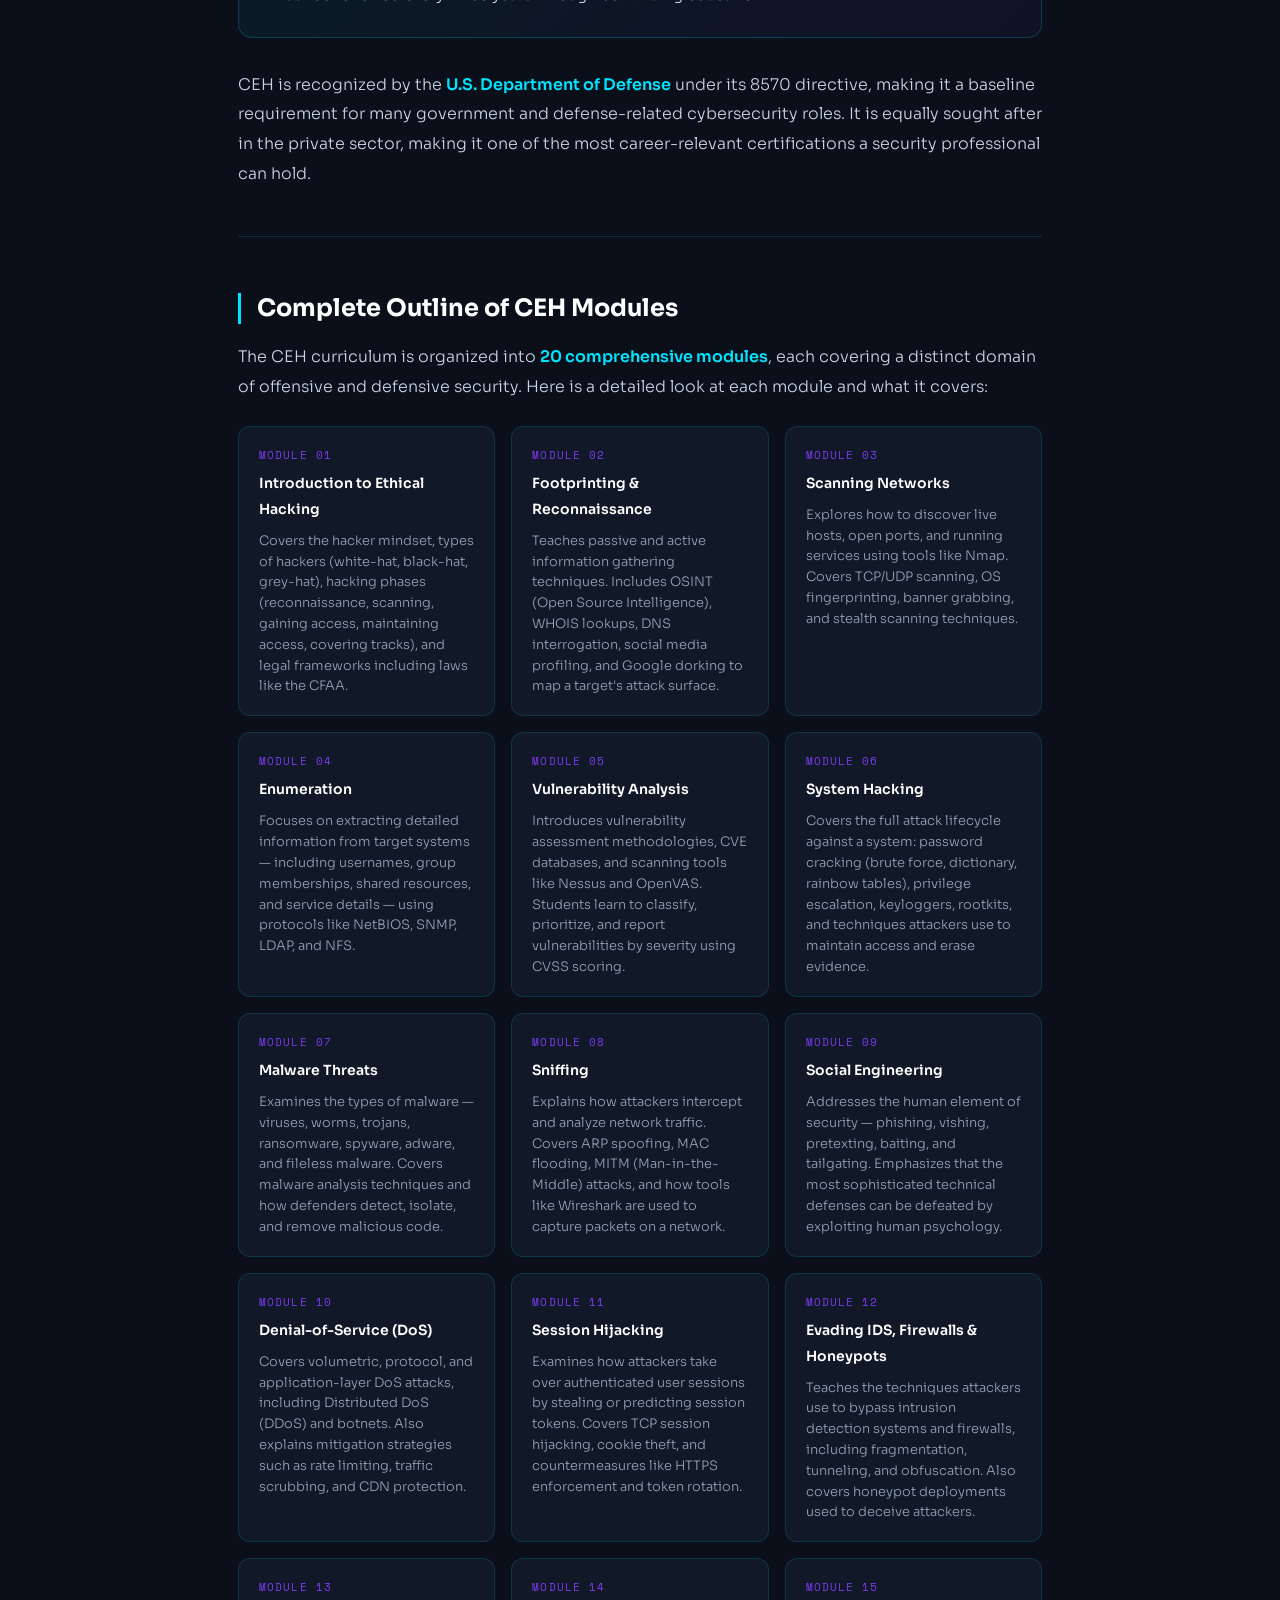
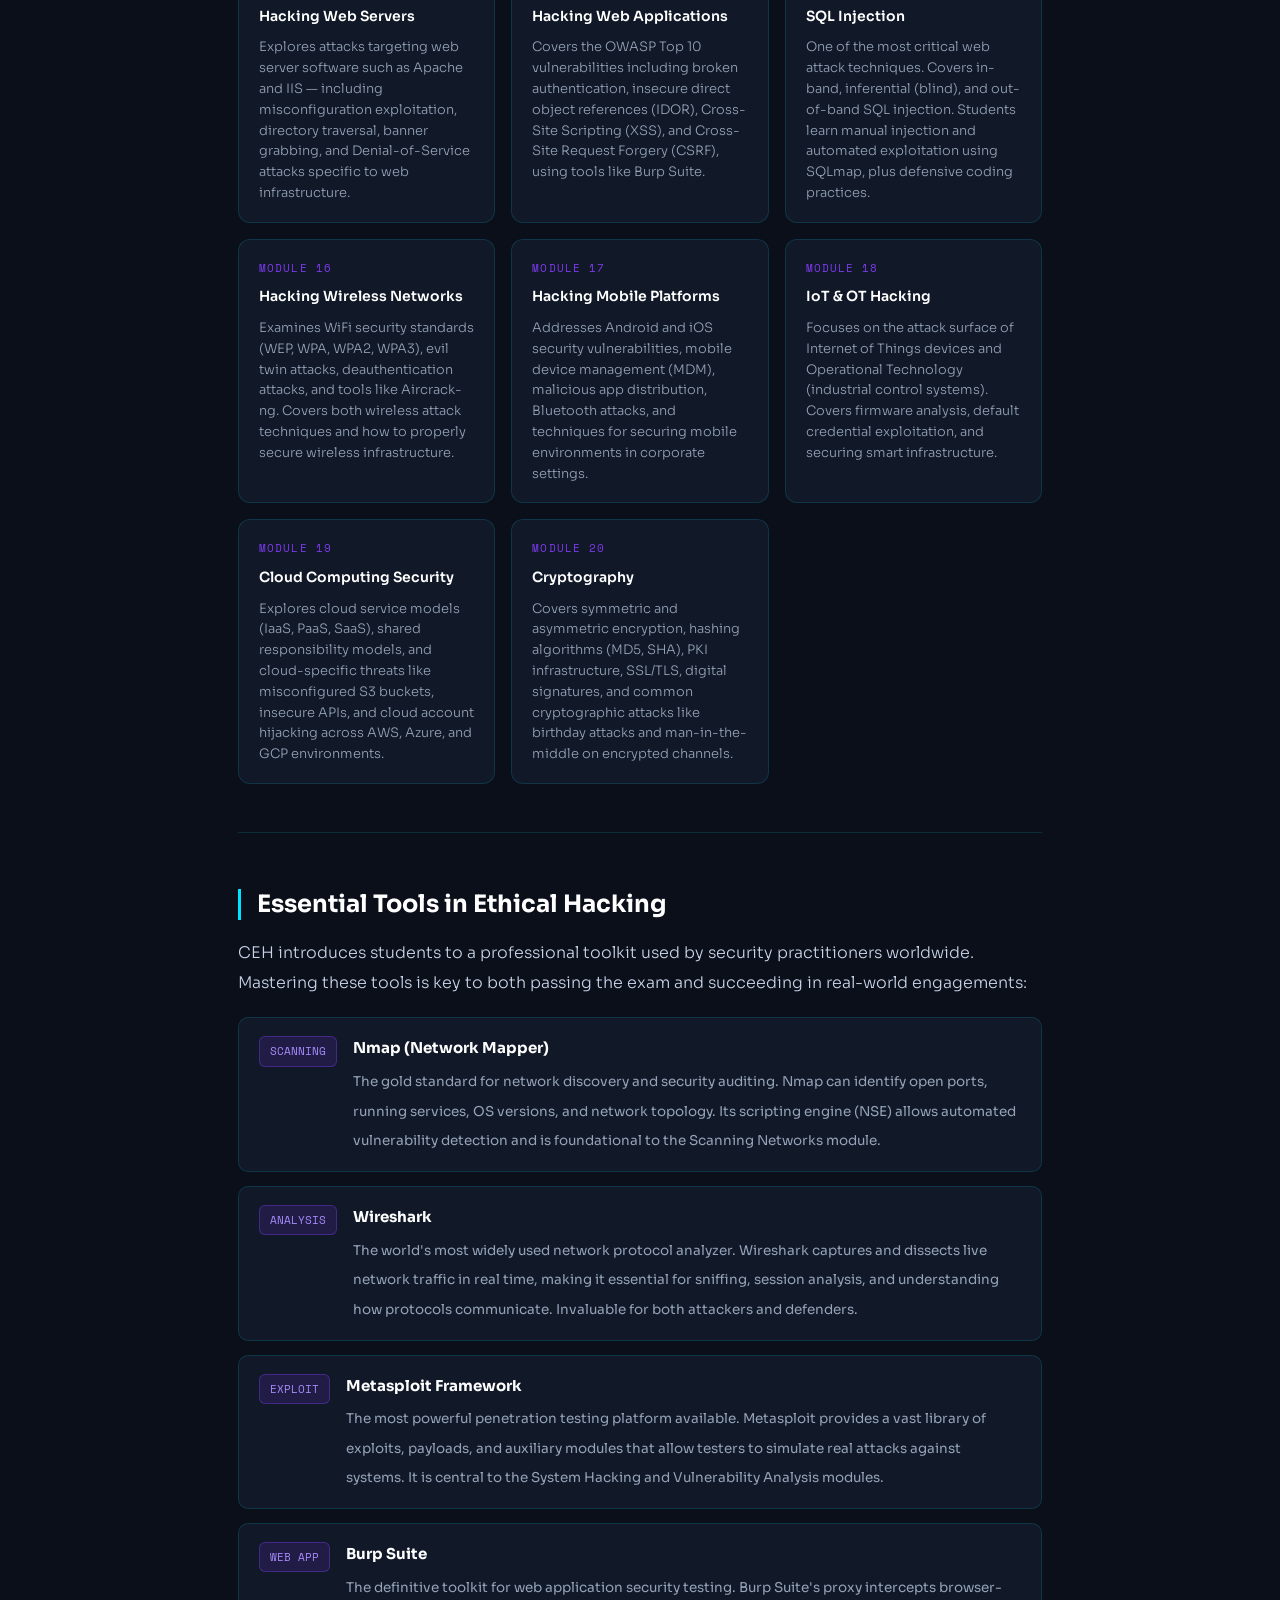
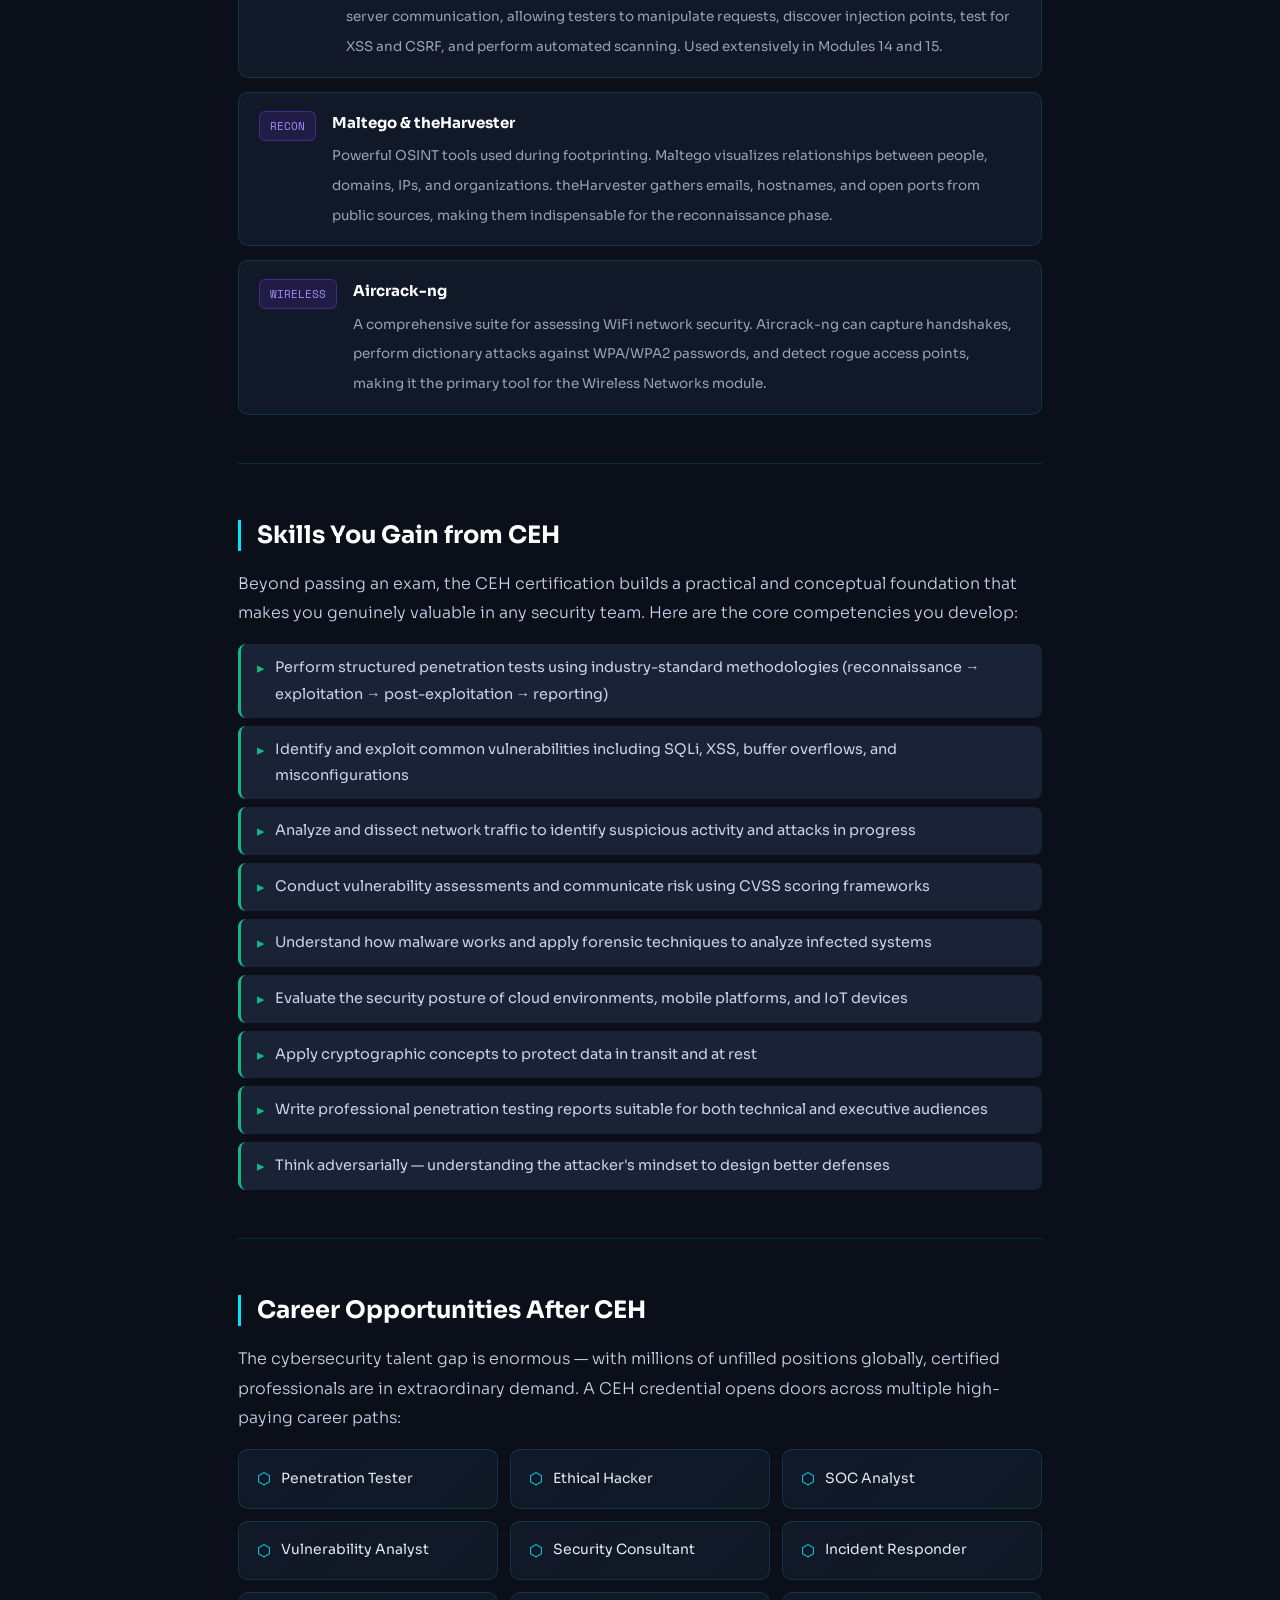
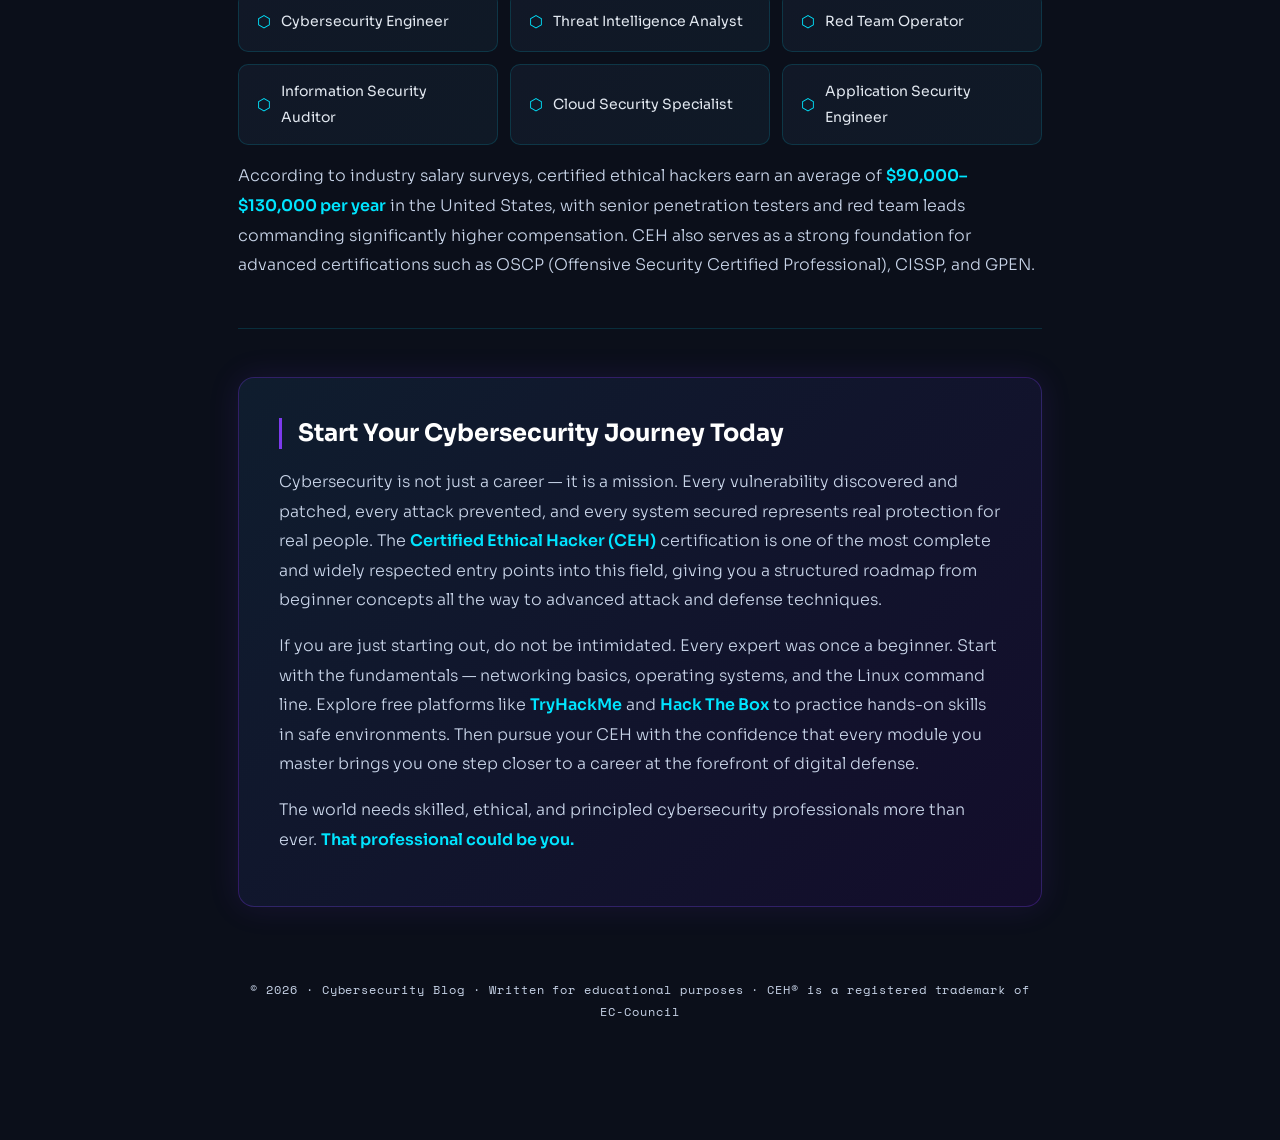
<file: ceh-blog-article.html>
<!DOCTYPE html>
<html lang="en">
<head>
  <meta charset="UTF-8" />
  <meta name="viewport" content="width=device-width, initial-scale=1.0"/>
  <title>Complete Outline of Certified Ethical Hacker (CEH)</title>
  <link href="https://fonts.googleapis.com/css2?family=Space+Mono:wght@400;700&family=Sora:wght@300;400;600;700;800&display=swap" rel="stylesheet"/>
  <style>
    :root {
      --bg: #0b0f1a;
      --surface: #111827;
      --surface2: #1a2236;
      --accent: #00e5ff;
      --accent2: #7c3aed;
      --accent3: #10b981;
      --text: #e2e8f0;
      --muted: #94a3b8;
      --border: rgba(0,229,255,0.15);
      --glow: 0 0 24px rgba(0,229,255,0.18);
    }

    *, *::before, *::after { box-sizing: border-box; margin: 0; padding: 0; }

    body {
      background: var(--bg);
      color: var(--text);
      font-family: 'Sora', sans-serif;
      font-size: 16px;
      line-height: 1.85;
      min-height: 100vh;
    }

    /* Subtle grid background */
    body::before {
      content: '';
      position: fixed;
      inset: 0;
      background-image:
        linear-gradient(rgba(0,229,255,0.03) 1px, transparent 1px),
        linear-gradient(90deg, rgba(0,229,255,0.03) 1px, transparent 1px);
      background-size: 48px 48px;
      pointer-events: none;
      z-index: 0;
    }

    .container {
      position: relative;
      z-index: 1;
      max-width: 860px;
      margin: 0 auto;
      padding: 60px 28px 100px;
    }

    /* ── HERO ── */
    .hero {
      border: 1px solid var(--border);
      background: linear-gradient(135deg, #0f1d2e 0%, #0b0f1a 60%, #130d2b 100%);
      border-radius: 20px;
      padding: 56px 48px 48px;
      margin-bottom: 64px;
      position: relative;
      overflow: hidden;
      box-shadow: var(--glow);
    }
    .hero::after {
      content: '{ CEH }';
      position: absolute;
      right: -20px;
      top: 50%;
      transform: translateY(-50%) rotate(15deg);
      font-family: 'Space Mono', monospace;
      font-size: 120px;
      color: rgba(0,229,255,0.04);
      pointer-events: none;
      white-space: nowrap;
    }
    .hero-tag {
      display: inline-block;
      background: rgba(0,229,255,0.1);
      border: 1px solid rgba(0,229,255,0.3);
      color: var(--accent);
      font-family: 'Space Mono', monospace;
      font-size: 11px;
      letter-spacing: 0.15em;
      text-transform: uppercase;
      padding: 5px 14px;
      border-radius: 4px;
      margin-bottom: 22px;
    }
    .hero h1 {
      font-size: clamp(26px, 4vw, 42px);
      font-weight: 800;
      line-height: 1.2;
      color: #fff;
      margin-bottom: 18px;
    }
    .hero h1 span { color: var(--accent); }
    .hero .meta {
      font-size: 13px;
      color: var(--muted);
      font-family: 'Space Mono', monospace;
      display: flex;
      gap: 24px;
      flex-wrap: wrap;
      margin-top: 24px;
    }
    .hero .meta span::before { content: '// '; opacity: 0.5; }

    /* ── SECTION HEADINGS ── */
    h2 {
      font-size: 24px;
      font-weight: 700;
      color: #fff;
      margin: 56px 0 18px;
      padding-left: 16px;
      border-left: 3px solid var(--accent);
      line-height: 1.3;
    }
    h3 {
      font-size: 17px;
      font-weight: 600;
      color: var(--accent);
      margin: 28px 0 10px;
      font-family: 'Space Mono', monospace;
      letter-spacing: 0.02em;
    }

    /* ── PARAGRAPHS ── */
    p {
      color: #c8d4e8;
      margin-bottom: 16px;
      font-weight: 300;
    }
    p strong { color: var(--accent); font-weight: 600; }

    /* ── DIVIDER ── */
    .divider {
      border: none;
      border-top: 1px solid var(--border);
      margin: 48px 0;
    }

    /* ── MODULES GRID ── */
    .modules-grid {
      display: grid;
      grid-template-columns: repeat(auto-fill, minmax(240px, 1fr));
      gap: 16px;
      margin: 24px 0 8px;
    }
    .module-card {
      background: var(--surface);
      border: 1px solid var(--border);
      border-radius: 12px;
      padding: 18px 20px;
      transition: border-color 0.2s, box-shadow 0.2s;
    }
    .module-card:hover {
      border-color: rgba(0,229,255,0.4);
      box-shadow: var(--glow);
    }
    .module-num {
      font-family: 'Space Mono', monospace;
      font-size: 11px;
      color: var(--accent2);
      letter-spacing: 0.1em;
      margin-bottom: 6px;
    }
    .module-card h4 {
      font-size: 14px;
      font-weight: 600;
      color: #fff;
      margin-bottom: 8px;
    }
    .module-card p {
      font-size: 13px;
      color: var(--muted);
      margin: 0;
      line-height: 1.6;
    }

    /* ── TOOLS ── */
    .tools-list {
      list-style: none;
      display: flex;
      flex-direction: column;
      gap: 14px;
      margin: 20px 0;
    }
    .tools-list li {
      background: var(--surface);
      border: 1px solid var(--border);
      border-radius: 10px;
      padding: 16px 20px;
      display: flex;
      gap: 16px;
      align-items: flex-start;
    }
    .tool-badge {
      flex-shrink: 0;
      background: rgba(124,58,237,0.15);
      border: 1px solid rgba(124,58,237,0.4);
      color: #a78bfa;
      font-family: 'Space Mono', monospace;
      font-size: 11px;
      padding: 4px 10px;
      border-radius: 6px;
      margin-top: 2px;
      white-space: nowrap;
    }
    .tools-list li div strong {
      display: block;
      color: #fff;
      font-size: 15px;
      margin-bottom: 4px;
    }
    .tools-list li div span {
      font-size: 13.5px;
      color: var(--muted);
    }

    /* ── SKILLS & CAREER LISTS ── */
    ul.styled-list {
      list-style: none;
      margin: 16px 0 8px;
      display: flex;
      flex-direction: column;
      gap: 8px;
    }
    ul.styled-list li {
      padding: 10px 16px;
      background: var(--surface2);
      border-radius: 8px;
      font-size: 14.5px;
      color: #c8d4e8;
      border-left: 3px solid var(--accent3);
      display: flex;
      gap: 10px;
      align-items: flex-start;
    }
    ul.styled-list li::before {
      content: '▸';
      color: var(--accent3);
      flex-shrink: 0;
      margin-top: 1px;
    }

    ul.career-list {
      list-style: none;
      display: grid;
      grid-template-columns: repeat(auto-fill, minmax(220px, 1fr));
      gap: 12px;
      margin: 16px 0;
    }
    ul.career-list li {
      background: linear-gradient(135deg, var(--surface) 0%, #0f1926 100%);
      border: 1px solid var(--border);
      border-radius: 10px;
      padding: 14px 18px;
      font-size: 14px;
      color: #e2e8f0;
      display: flex;
      align-items: center;
      gap: 10px;
    }
    ul.career-list li::before {
      content: '⬡';
      color: var(--accent);
      font-size: 16px;
      flex-shrink: 0;
    }

    /* ── CALLOUT BOX ── */
    .callout {
      background: linear-gradient(135deg, rgba(0,229,255,0.06), rgba(124,58,237,0.06));
      border: 1px solid rgba(0,229,255,0.2);
      border-radius: 14px;
      padding: 28px 32px;
      margin: 32px 0;
    }
    .callout p { margin: 0; color: #dde8f5; font-size: 15px; }
    .callout strong { color: var(--accent); }

    /* ── CONCLUSION ── */
    .conclusion {
      background: linear-gradient(135deg, #0f1d2e, #130d2b);
      border: 1px solid rgba(124,58,237,0.3);
      border-radius: 16px;
      padding: 40px 40px 36px;
      margin-top: 48px;
      box-shadow: 0 0 32px rgba(124,58,237,0.12);
    }
    .conclusion h2 {
      border-left-color: var(--accent2);
      margin-top: 0;
    }

    /* ── FOOTER ── */
    .footer {
      margin-top: 72px;
      text-align: center;
      font-family: 'Space Mono', monospace;
      font-size: 12px;
      color: rgba(148,163,184,0.4);
      letter-spacing: 0.08em;
    }

    @media (max-width: 600px) {
      .hero { padding: 36px 24px 32px; }
      h2 { font-size: 20px; }
      .modules-grid { grid-template-columns: 1fr; }
    }
  </style>
</head>
<body>
<div class="container">

  <!-- HERO -->
  <header class="hero">
    <div class="hero-tag">Cybersecurity Certification Guide</div>
    <h1>Complete Outline of<br/><span>Certified Ethical Hacker (CEH)</span></h1>
    <p style="color:#94a3b8; margin-top:14px; font-size:15px; max-width:580px;">
      A comprehensive, beginner-friendly guide to understanding the CEH certification — what it covers, why it matters, and how it can launch your cybersecurity career.
    </p>
    <div class="meta">
      <span>EC-Council Certification</span>
      <span>~1800 words</span>
      <span>Beginner Friendly</span>
    </div>
  </header>

  <!-- INTRO -->
  <h2>What Is Ethical Hacking?</h2>
  <p>
    In a world where data is the new currency, protecting digital infrastructure has never been more critical. Every day, organizations face thousands of cyberattacks — from ransomware campaigns and phishing schemes to sophisticated nation-state intrusions. To defend against attackers, security professionals must first learn to think <strong>like an attacker</strong>. This is the core principle behind <strong>ethical hacking</strong>.
  </p>
  <p>
    Ethical hacking — also known as <strong>penetration testing</strong> or <strong>white-hat hacking</strong> — is the authorized practice of probing systems, networks, and applications for vulnerabilities before malicious actors can exploit them. Unlike criminal hackers, ethical hackers operate with explicit permission, follow a strict code of conduct, and report all findings to the organization they are helping protect.
  </p>
  <p>
    This discipline has given rise to one of the most recognized credentials in the field: the <strong>Certified Ethical Hacker (CEH)</strong> certification. Whether you are a student exploring cybersecurity, an IT professional pivoting into security, or a developer wanting to build more secure software, CEH provides the structured knowledge to understand how attacks work — and how to stop them.
  </p>

  <hr class="divider"/>

  <!-- ABOUT CEH -->
  <h2>The CEH Certification by EC-Council</h2>
  <p>
    The <strong>Certified Ethical Hacker (CEH)</strong> is a globally recognized certification offered by <strong>EC-Council</strong> (International Council of Electronic Commerce Consultants). Founded in 2001 and headquartered in Albuquerque, New Mexico, EC-Council is one of the world's largest cybersecurity certification bodies, with programs accepted by employers across more than 145 countries.
  </p>
  <p>
    CEH was designed to validate that a professional has the knowledge and skills to identify weaknesses in target systems using the same tools, techniques, and methodologies as a malicious hacker — but in a lawful and legitimate manner. The certification is vendor-neutral, meaning it covers concepts and tools that apply across different operating systems, platforms, and environments.
  </p>

  <div class="callout">
    <p>
      <strong>Key facts:</strong> The CEH exam (312-50) consists of 125 multiple-choice questions with a 4-hour time limit. The passing score typically ranges between 60–85% depending on the exam version. Candidates can prepare through official EC-Council training or self-study, and the certification must be renewed every three years through continuing education.
    </p>
  </div>

  <p>
    CEH is recognized by the <strong>U.S. Department of Defense</strong> under its 8570 directive, making it a baseline requirement for many government and defense-related cybersecurity roles. It is equally sought after in the private sector, making it one of the most career-relevant certifications a security professional can hold.
  </p>

  <hr class="divider"/>

  <!-- MODULES -->
  <h2>Complete Outline of CEH Modules</h2>
  <p>
    The CEH curriculum is organized into <strong>20 comprehensive modules</strong>, each covering a distinct domain of offensive and defensive security. Here is a detailed look at each module and what it covers:
  </p>

  <div class="modules-grid">

    <div class="module-card">
      <div class="module-num">MODULE 01</div>
      <h4>Introduction to Ethical Hacking</h4>
      <p>Covers the hacker mindset, types of hackers (white-hat, black-hat, grey-hat), hacking phases (reconnaissance, scanning, gaining access, maintaining access, covering tracks), and legal frameworks including laws like the CFAA.</p>
    </div>

    <div class="module-card">
      <div class="module-num">MODULE 02</div>
      <h4>Footprinting &amp; Reconnaissance</h4>
      <p>Teaches passive and active information gathering techniques. Includes OSINT (Open Source Intelligence), WHOIS lookups, DNS interrogation, social media profiling, and Google dorking to map a target's attack surface.</p>
    </div>

    <div class="module-card">
      <div class="module-num">MODULE 03</div>
      <h4>Scanning Networks</h4>
      <p>Explores how to discover live hosts, open ports, and running services using tools like Nmap. Covers TCP/UDP scanning, OS fingerprinting, banner grabbing, and stealth scanning techniques.</p>
    </div>

    <div class="module-card">
      <div class="module-num">MODULE 04</div>
      <h4>Enumeration</h4>
      <p>Focuses on extracting detailed information from target systems — including usernames, group memberships, shared resources, and service details — using protocols like NetBIOS, SNMP, LDAP, and NFS.</p>
    </div>

    <div class="module-card">
      <div class="module-num">MODULE 05</div>
      <h4>Vulnerability Analysis</h4>
      <p>Introduces vulnerability assessment methodologies, CVE databases, and scanning tools like Nessus and OpenVAS. Students learn to classify, prioritize, and report vulnerabilities by severity using CVSS scoring.</p>
    </div>

    <div class="module-card">
      <div class="module-num">MODULE 06</div>
      <h4>System Hacking</h4>
      <p>Covers the full attack lifecycle against a system: password cracking (brute force, dictionary, rainbow tables), privilege escalation, keyloggers, rootkits, and techniques attackers use to maintain access and erase evidence.</p>
    </div>

    <div class="module-card">
      <div class="module-num">MODULE 07</div>
      <h4>Malware Threats</h4>
      <p>Examines the types of malware — viruses, worms, trojans, ransomware, spyware, adware, and fileless malware. Covers malware analysis techniques and how defenders detect, isolate, and remove malicious code.</p>
    </div>

    <div class="module-card">
      <div class="module-num">MODULE 08</div>
      <h4>Sniffing</h4>
      <p>Explains how attackers intercept and analyze network traffic. Covers ARP spoofing, MAC flooding, MITM (Man-in-the-Middle) attacks, and how tools like Wireshark are used to capture packets on a network.</p>
    </div>

    <div class="module-card">
      <div class="module-num">MODULE 09</div>
      <h4>Social Engineering</h4>
      <p>Addresses the human element of security — phishing, vishing, pretexting, baiting, and tailgating. Emphasizes that the most sophisticated technical defenses can be defeated by exploiting human psychology.</p>
    </div>

    <div class="module-card">
      <div class="module-num">MODULE 10</div>
      <h4>Denial-of-Service (DoS)</h4>
      <p>Covers volumetric, protocol, and application-layer DoS attacks, including Distributed DoS (DDoS) and botnets. Also explains mitigation strategies such as rate limiting, traffic scrubbing, and CDN protection.</p>
    </div>

    <div class="module-card">
      <div class="module-num">MODULE 11</div>
      <h4>Session Hijacking</h4>
      <p>Examines how attackers take over authenticated user sessions by stealing or predicting session tokens. Covers TCP session hijacking, cookie theft, and countermeasures like HTTPS enforcement and token rotation.</p>
    </div>

    <div class="module-card">
      <div class="module-num">MODULE 12</div>
      <h4>Evading IDS, Firewalls &amp; Honeypots</h4>
      <p>Teaches the techniques attackers use to bypass intrusion detection systems and firewalls, including fragmentation, tunneling, and obfuscation. Also covers honeypot deployments used to deceive attackers.</p>
    </div>

    <div class="module-card">
      <div class="module-num">MODULE 13</div>
      <h4>Hacking Web Servers</h4>
      <p>Explores attacks targeting web server software such as Apache and IIS — including misconfiguration exploitation, directory traversal, banner grabbing, and Denial-of-Service attacks specific to web infrastructure.</p>
    </div>

    <div class="module-card">
      <div class="module-num">MODULE 14</div>
      <h4>Hacking Web Applications</h4>
      <p>Covers the OWASP Top 10 vulnerabilities including broken authentication, insecure direct object references (IDOR), Cross-Site Scripting (XSS), and Cross-Site Request Forgery (CSRF), using tools like Burp Suite.</p>
    </div>

    <div class="module-card">
      <div class="module-num">MODULE 15</div>
      <h4>SQL Injection</h4>
      <p>One of the most critical web attack techniques. Covers in-band, inferential (blind), and out-of-band SQL injection. Students learn manual injection and automated exploitation using SQLmap, plus defensive coding practices.</p>
    </div>

    <div class="module-card">
      <div class="module-num">MODULE 16</div>
      <h4>Hacking Wireless Networks</h4>
      <p>Examines WiFi security standards (WEP, WPA, WPA2, WPA3), evil twin attacks, deauthentication attacks, and tools like Aircrack-ng. Covers both wireless attack techniques and how to properly secure wireless infrastructure.</p>
    </div>

    <div class="module-card">
      <div class="module-num">MODULE 17</div>
      <h4>Hacking Mobile Platforms</h4>
      <p>Addresses Android and iOS security vulnerabilities, mobile device management (MDM), malicious app distribution, Bluetooth attacks, and techniques for securing mobile environments in corporate settings.</p>
    </div>

    <div class="module-card">
      <div class="module-num">MODULE 18</div>
      <h4>IoT &amp; OT Hacking</h4>
      <p>Focuses on the attack surface of Internet of Things devices and Operational Technology (industrial control systems). Covers firmware analysis, default credential exploitation, and securing smart infrastructure.</p>
    </div>

    <div class="module-card">
      <div class="module-num">MODULE 19</div>
      <h4>Cloud Computing Security</h4>
      <p>Explores cloud service models (IaaS, PaaS, SaaS), shared responsibility models, and cloud-specific threats like misconfigured S3 buckets, insecure APIs, and cloud account hijacking across AWS, Azure, and GCP environments.</p>
    </div>

    <div class="module-card">
      <div class="module-num">MODULE 20</div>
      <h4>Cryptography</h4>
      <p>Covers symmetric and asymmetric encryption, hashing algorithms (MD5, SHA), PKI infrastructure, SSL/TLS, digital signatures, and common cryptographic attacks like birthday attacks and man-in-the-middle on encrypted channels.</p>
    </div>

  </div>

  <hr class="divider"/>

  <!-- TOOLS -->
  <h2>Essential Tools in Ethical Hacking</h2>
  <p>
    CEH introduces students to a professional toolkit used by security practitioners worldwide. Mastering these tools is key to both passing the exam and succeeding in real-world engagements:
  </p>

  <ul class="tools-list">
    <li>
      <span class="tool-badge">SCANNING</span>
      <div>
        <strong>Nmap (Network Mapper)</strong>
        <span>The gold standard for network discovery and security auditing. Nmap can identify open ports, running services, OS versions, and network topology. Its scripting engine (NSE) allows automated vulnerability detection and is foundational to the Scanning Networks module.</span>
      </div>
    </li>
    <li>
      <span class="tool-badge">ANALYSIS</span>
      <div>
        <strong>Wireshark</strong>
        <span>The world's most widely used network protocol analyzer. Wireshark captures and dissects live network traffic in real time, making it essential for sniffing, session analysis, and understanding how protocols communicate. Invaluable for both attackers and defenders.</span>
      </div>
    </li>
    <li>
      <span class="tool-badge">EXPLOIT</span>
      <div>
        <strong>Metasploit Framework</strong>
        <span>The most powerful penetration testing platform available. Metasploit provides a vast library of exploits, payloads, and auxiliary modules that allow testers to simulate real attacks against systems. It is central to the System Hacking and Vulnerability Analysis modules.</span>
      </div>
    </li>
    <li>
      <span class="tool-badge">WEB APP</span>
      <div>
        <strong>Burp Suite</strong>
        <span>The definitive toolkit for web application security testing. Burp Suite's proxy intercepts browser-server communication, allowing testers to manipulate requests, discover injection points, test for XSS and CSRF, and perform automated scanning. Used extensively in Modules 14 and 15.</span>
      </div>
    </li>
    <li>
      <span class="tool-badge">RECON</span>
      <div>
        <strong>Maltego &amp; theHarvester</strong>
        <span>Powerful OSINT tools used during footprinting. Maltego visualizes relationships between people, domains, IPs, and organizations. theHarvester gathers emails, hostnames, and open ports from public sources, making them indispensable for the reconnaissance phase.</span>
      </div>
    </li>
    <li>
      <span class="tool-badge">WIRELESS</span>
      <div>
        <strong>Aircrack-ng</strong>
        <span>A comprehensive suite for assessing WiFi network security. Aircrack-ng can capture handshakes, perform dictionary attacks against WPA/WPA2 passwords, and detect rogue access points, making it the primary tool for the Wireless Networks module.</span>
      </div>
    </li>
  </ul>

  <hr class="divider"/>

  <!-- SKILLS -->
  <h2>Skills You Gain from CEH</h2>
  <p>
    Beyond passing an exam, the CEH certification builds a practical and conceptual foundation that makes you genuinely valuable in any security team. Here are the core competencies you develop:
  </p>

  <ul class="styled-list">
    <li>Perform structured penetration tests using industry-standard methodologies (reconnaissance → exploitation → post-exploitation → reporting)</li>
    <li>Identify and exploit common vulnerabilities including SQLi, XSS, buffer overflows, and misconfigurations</li>
    <li>Analyze and dissect network traffic to identify suspicious activity and attacks in progress</li>
    <li>Conduct vulnerability assessments and communicate risk using CVSS scoring frameworks</li>
    <li>Understand how malware works and apply forensic techniques to analyze infected systems</li>
    <li>Evaluate the security posture of cloud environments, mobile platforms, and IoT devices</li>
    <li>Apply cryptographic concepts to protect data in transit and at rest</li>
    <li>Write professional penetration testing reports suitable for both technical and executive audiences</li>
    <li>Think adversarially — understanding the attacker's mindset to design better defenses</li>
  </ul>

  <hr class="divider"/>

  <!-- CAREER -->
  <h2>Career Opportunities After CEH</h2>
  <p>
    The cybersecurity talent gap is enormous — with millions of unfilled positions globally, certified professionals are in extraordinary demand. A CEH credential opens doors across multiple high-paying career paths:
  </p>

  <ul class="career-list">
    <li>Penetration Tester</li>
    <li>Ethical Hacker</li>
    <li>SOC Analyst</li>
    <li>Vulnerability Analyst</li>
    <li>Security Consultant</li>
    <li>Incident Responder</li>
    <li>Cybersecurity Engineer</li>
    <li>Threat Intelligence Analyst</li>
    <li>Red Team Operator</li>
    <li>Information Security Auditor</li>
    <li>Cloud Security Specialist</li>
    <li>Application Security Engineer</li>
  </ul>

  <p>
    According to industry salary surveys, certified ethical hackers earn an average of <strong>$90,000–$130,000 per year</strong> in the United States, with senior penetration testers and red team leads commanding significantly higher compensation. CEH also serves as a strong foundation for advanced certifications such as OSCP (Offensive Security Certified Professional), CISSP, and GPEN.
  </p>

  <hr class="divider"/>

  <!-- CONCLUSION -->
  <div class="conclusion">
    <h2>Start Your Cybersecurity Journey Today</h2>
    <p>
      Cybersecurity is not just a career — it is a mission. Every vulnerability discovered and patched, every attack prevented, and every system secured represents real protection for real people. The <strong>Certified Ethical Hacker (CEH)</strong> certification is one of the most complete and widely respected entry points into this field, giving you a structured roadmap from beginner concepts all the way to advanced attack and defense techniques.
    </p>
    <p style="margin-top:14px;">
      If you are just starting out, do not be intimidated. Every expert was once a beginner. Start with the fundamentals — networking basics, operating systems, and the Linux command line. Explore free platforms like <strong>TryHackMe</strong> and <strong>Hack The Box</strong> to practice hands-on skills in safe environments. Then pursue your CEH with the confidence that every module you master brings you one step closer to a career at the forefront of digital defense.
    </p>
    <p style="margin-top:14px;">
      The world needs skilled, ethical, and principled cybersecurity professionals more than ever. <strong>That professional could be you.</strong>
    </p>
  </div>

  <footer class="footer">
    <p>© 2026 · Cybersecurity Blog · Written for educational purposes · CEH® is a registered trademark of EC-Council</p>
  </footer>

</div>
</body>
</html>
</file>
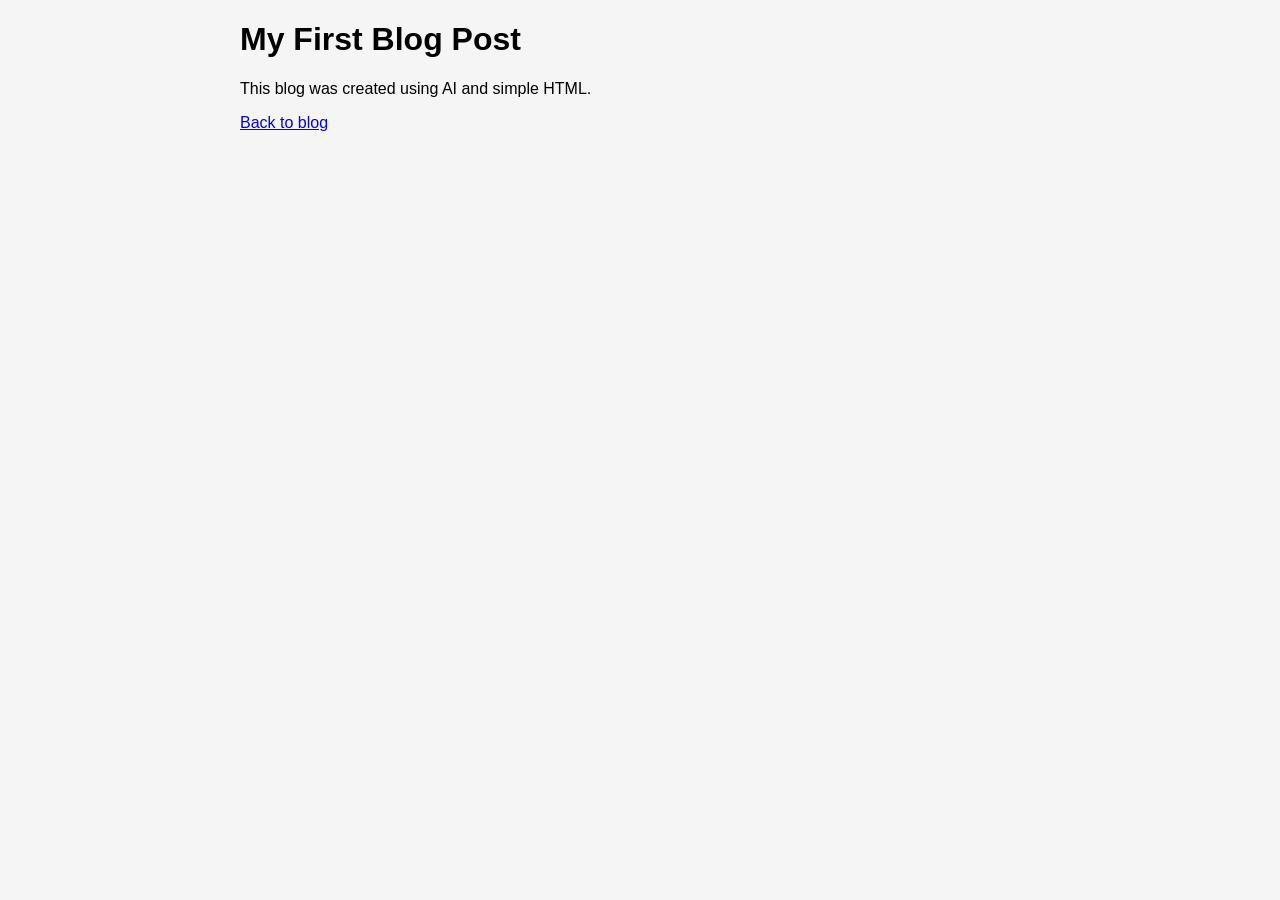
<file: post1.html>
<!DOCTYPE html>
<html>
<head>
<title>My First Blog</title>
<link rel="stylesheet" href="style.css">
</head>

<body>

<h1>My First Blog Post</h1>

<p>This blog was created using AI and simple HTML.</p>

<a href="index.html">Back to blog</a>

</body>
</html>
</file>
<file: style.css>
body{
font-family: Arial;
max-width:800px;
margin:auto;
background:#f5f5f5;
}

.post{
background:white;
padding:20px;
margin:20px 0;
border-radius:8px;
}
</file>
